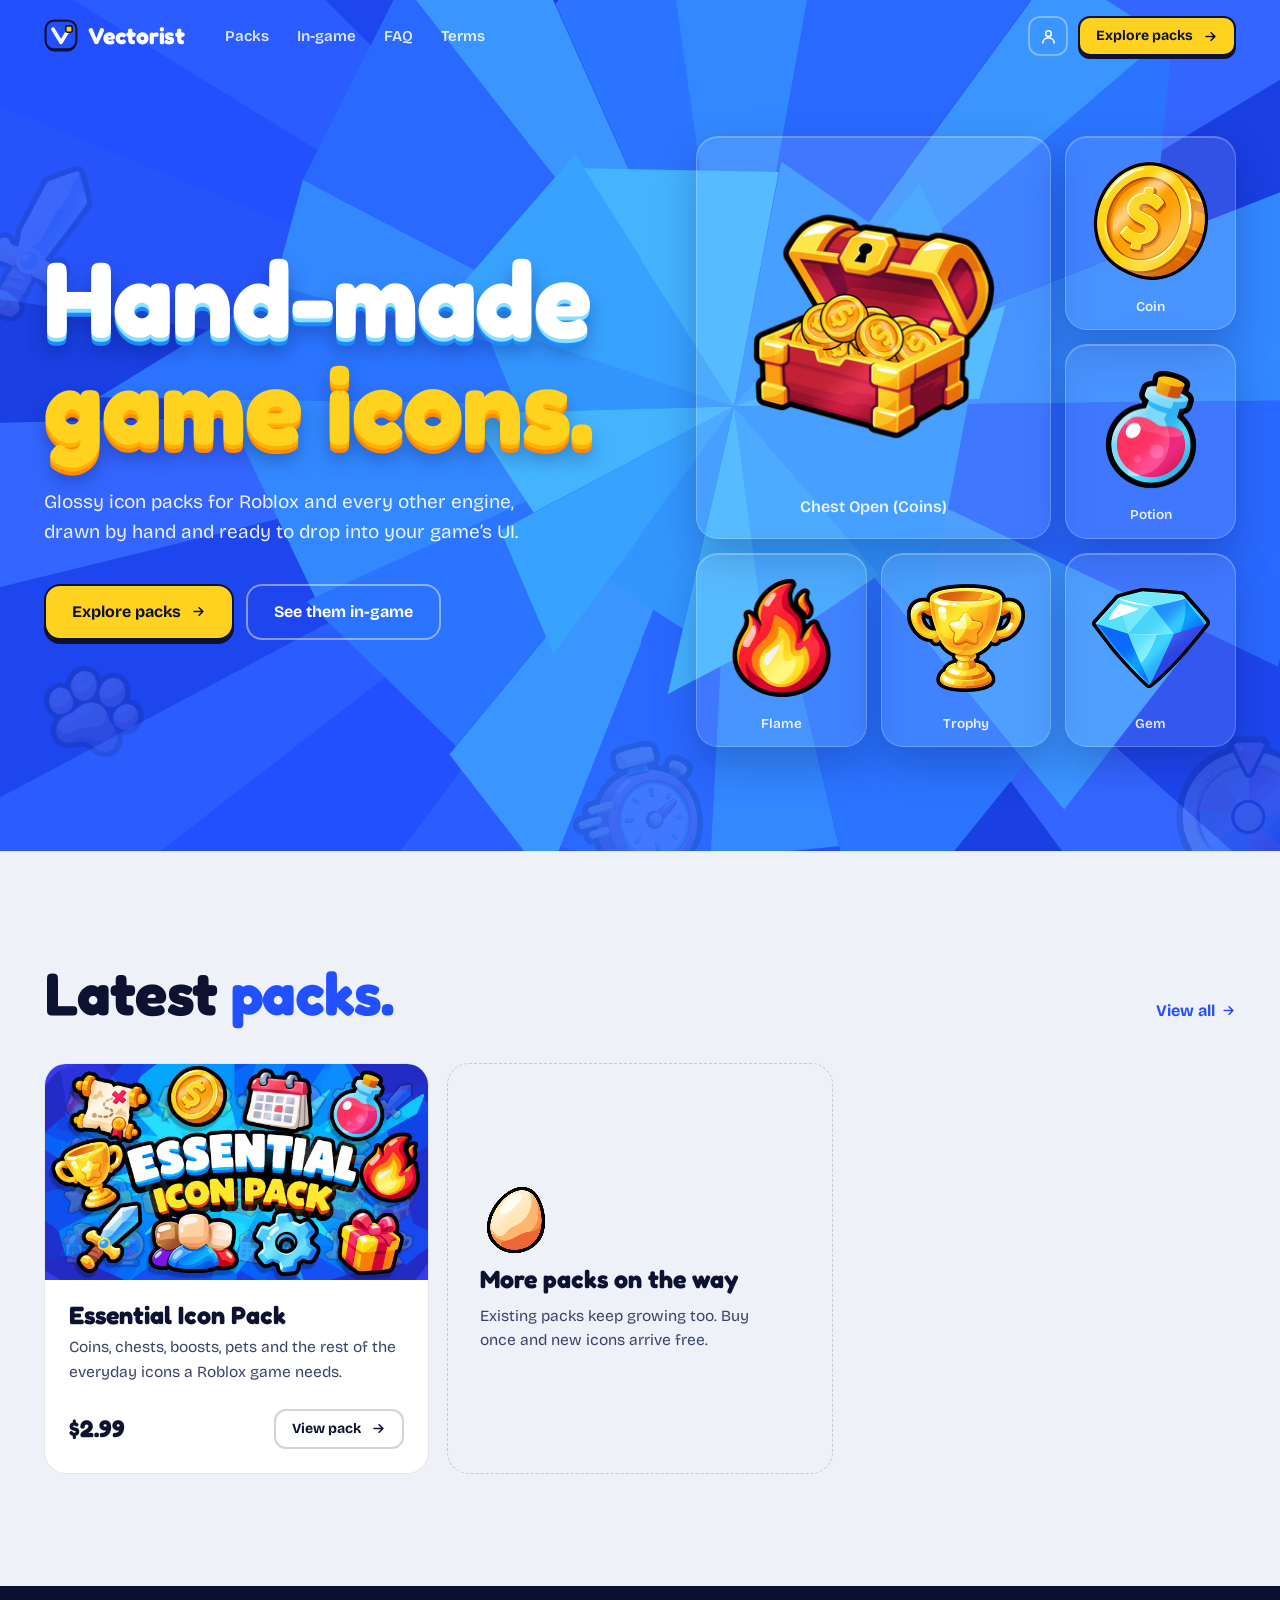
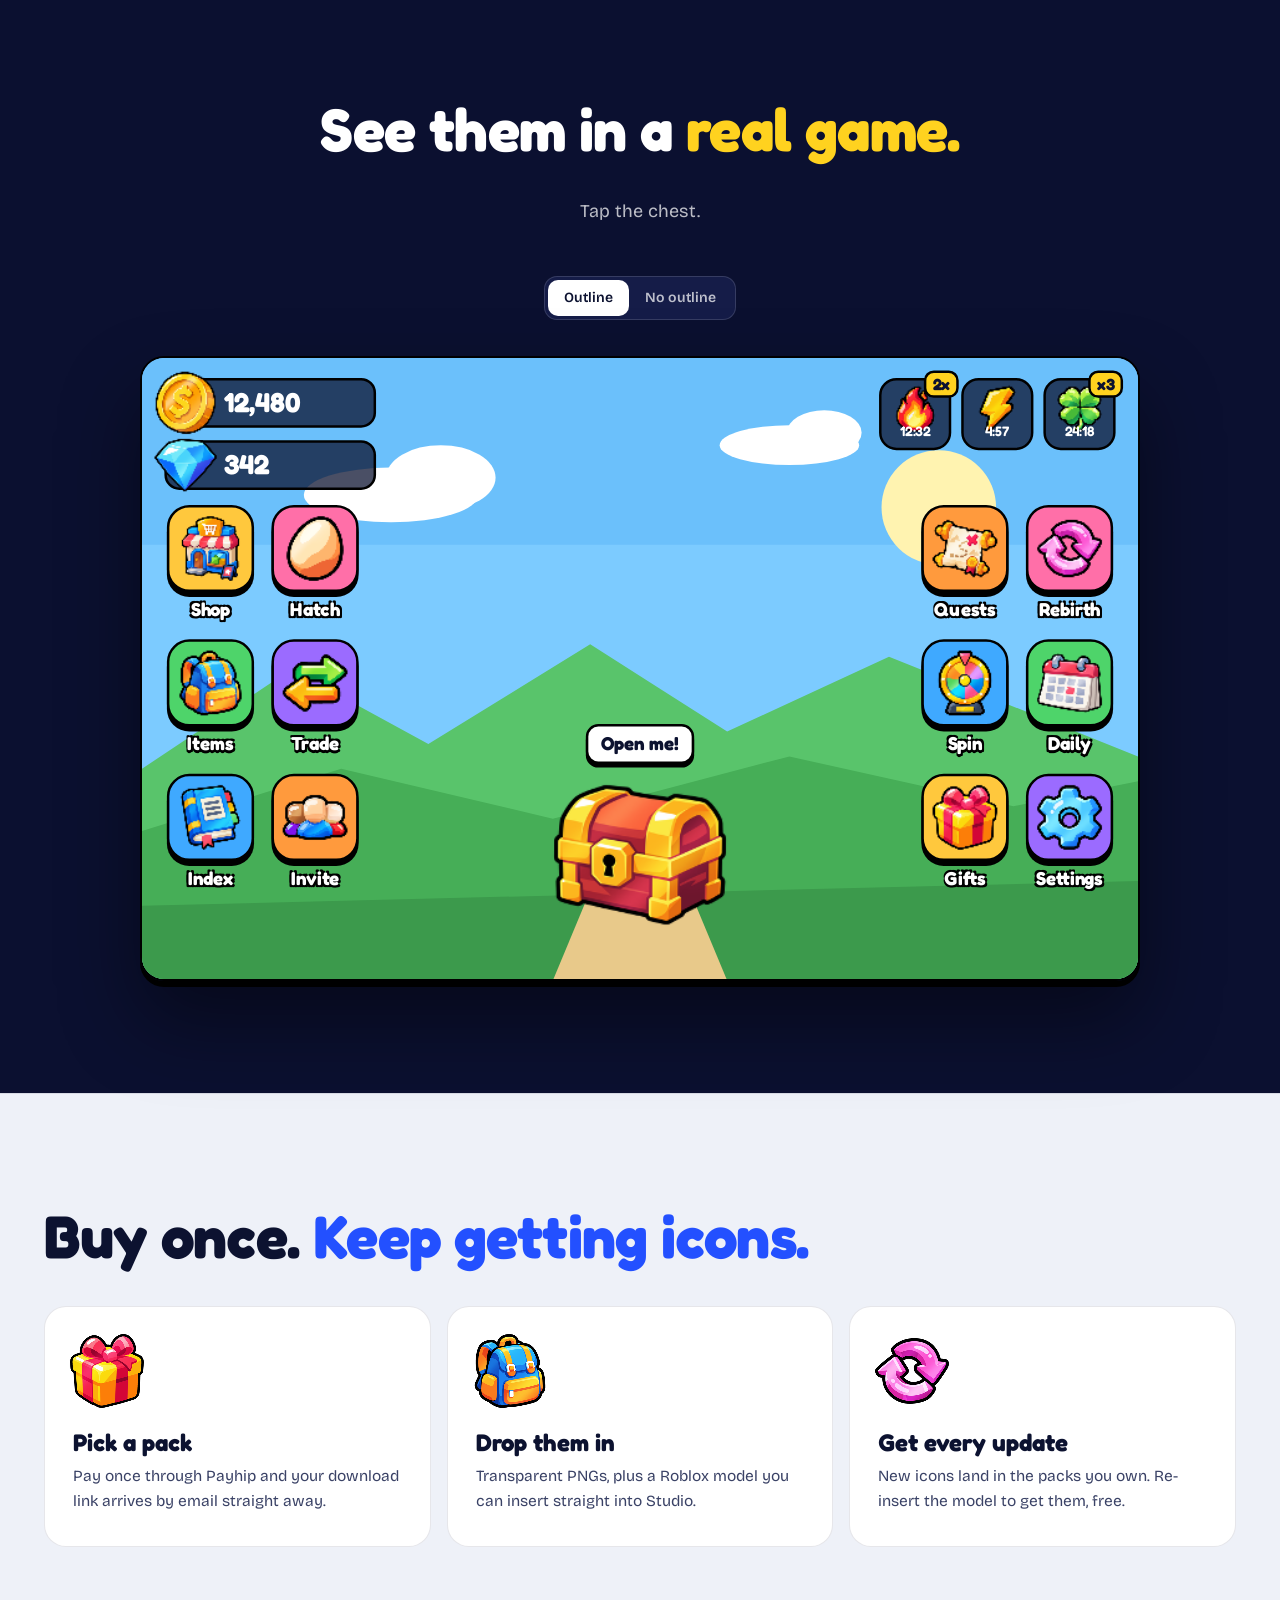
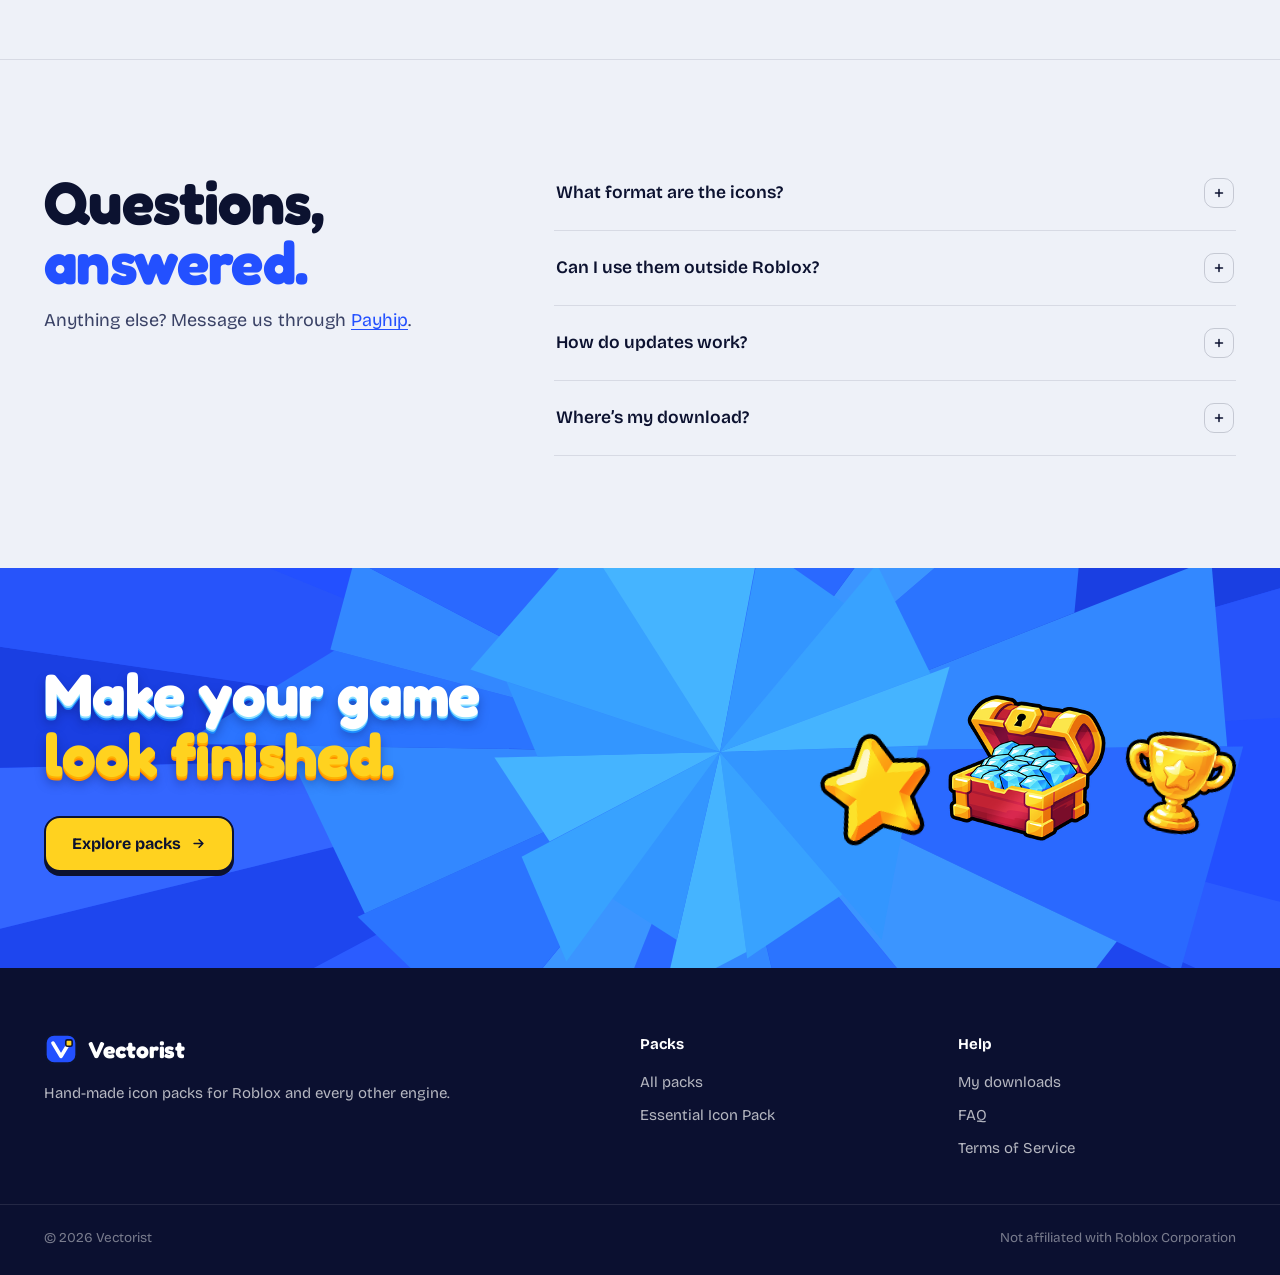
<file: index.html>
<!DOCTYPE html>
<html lang="en" data-style="outline">
<head>
<meta charset="utf-8">
<meta name="viewport" content="width=device-width, initial-scale=1">
<title>Vectorist | Hand-made game icons for Roblox</title>
<meta name="description" content="Hand-made, glossy icon packs for Roblox and every other game engine. Transparent PNG, outline and no-outline styles, free updates.">
<link rel="canonical" href="https://vectorist.co/">
<meta property="og:type" content="website">
<meta property="og:site_name" content="Vectorist">
<meta property="og:title" content="Vectorist | Hand-made game icons for Roblox">
<meta property="og:description" content="Hand-made, glossy icon packs for Roblox and every other game engine. Transparent PNG, outline and no-outline styles, free updates.">
<meta property="og:url" content="https://vectorist.co/">
<meta property="og:image" content="https://vectorist.co/assets/p/essential-cover.jpg">
<meta name="twitter:card" content="summary_large_image">
<meta name="theme-color" content="#2350FF">
<link rel="icon" href="assets/mark.svg" type="image/svg+xml">
<link rel="preload" href="assets/fonts/fredoka-latin-700-normal.woff2" as="font" type="font/woff2" crossorigin>
<link rel="preload" href="assets/fonts/bricolage-grotesque-latin-opsz-normal.woff2" as="font" type="font/woff2" crossorigin>
<link rel="stylesheet" href="css/site.css?v=909d4104">
<script>try{if(localStorage.getItem('vx.style')==='plain')document.documentElement.setAttribute('data-style','plain')}catch(e){}</script>
</head>
<body class="">
<header class="nav">
  <div class="wrap">
    <a class="logo" href="./"><img src="assets/mark.svg" alt="" width="34" height="34">Vectorist</a>
    <nav class="nav-links" aria-label="Main">
      <a href="packs/">Packs</a>
      <a href="./#in-game">In-game</a>
      <a href="./#faq">FAQ</a>
      <a href="terms/">Terms</a>
    </nav>
    <div class="nav-r">
      <a class="icon-btn dl" href="https://payhip.com/auth/login" title="My downloads" aria-label="My downloads"><svg width="17" height="17" viewBox="0 0 24 24" fill="none" stroke="currentColor" stroke-width="2.2" stroke-linecap="round"><circle cx="12" cy="8" r="4"/><path d="M4 21c0-4.4 3.6-7 8-7s8 2.6 8 7"/></svg></a>
      <a class="btn btn-y btn-sm" href="packs/">Explore packs <svg width="15" height="15" viewBox="0 0 24 24" fill="none" stroke="currentColor" stroke-width="2.6" stroke-linecap="round" stroke-linejoin="round"><path d="M5 12h14M13 6l6 6-6 6"/></svg></a>
      <button class="icon-btn burger" type="button" aria-label="Menu" aria-expanded="false" aria-controls="sheet"><svg width="18" height="18" viewBox="0 0 24 24" fill="none" stroke="currentColor" stroke-width="2.4" stroke-linecap="round"><path d="M4 7h16M4 12h16M4 17h16"/></svg></button>
    </div>
  </div>
</header>
<div class="sheet" id="sheet">
  <a href="packs/">Packs <svg width="15" height="15" viewBox="0 0 24 24" fill="none" stroke="currentColor" stroke-width="2.6" stroke-linecap="round" stroke-linejoin="round"><path d="M5 12h14M13 6l6 6-6 6"/></svg></a>
  <a href="./#in-game">In-game <svg width="15" height="15" viewBox="0 0 24 24" fill="none" stroke="currentColor" stroke-width="2.6" stroke-linecap="round" stroke-linejoin="round"><path d="M5 12h14M13 6l6 6-6 6"/></svg></a>
  <a href="./#faq">FAQ <svg width="15" height="15" viewBox="0 0 24 24" fill="none" stroke="currentColor" stroke-width="2.6" stroke-linecap="round" stroke-linejoin="round"><path d="M5 12h14M13 6l6 6-6 6"/></svg></a>
  <a href="terms/">Terms <svg width="15" height="15" viewBox="0 0 24 24" fill="none" stroke="currentColor" stroke-width="2.6" stroke-linecap="round" stroke-linejoin="round"><path d="M5 12h14M13 6l6 6-6 6"/></svg></a>
  <hr>
  <a href="https://payhip.com/auth/login">My downloads <svg width="17" height="17" viewBox="0 0 24 24" fill="none" stroke="currentColor" stroke-width="2.2" stroke-linecap="round"><circle cx="12" cy="8" r="4"/><path d="M4 21c0-4.4 3.6-7 8-7s8 2.6 8 7"/></svg></a>
</div>
<main>
<section class="hero" id="hero">
  <div class="hero-ghosts" aria-hidden="true"><div class="art" data-icon="sword" style="left:-3%;top:20%;width:150px;transform:rotate(-12deg)" aria-hidden="true"></div><div class="art" data-icon="paw-print" style="left:3%;bottom:10%;width:110px;transform:rotate(14deg)" aria-hidden="true"></div><div class="art" data-icon="timer" style="left:44%;bottom:-4%;width:150px" aria-hidden="true"></div><div class="art" data-icon="spin-wheel" style="right:-5%;bottom:-8%;width:190px" aria-hidden="true"></div></div>
  <div class="wrap hero-grid">
    <div>
      <h1 class="d d-xl"><span class="ex-w">Hand-made</span><span class="ex-y">game icons.</span></h1>
      <p class="hero-sub">Glossy icon packs for Roblox and every other engine, drawn by hand and ready to drop into your game&rsquo;s UI.</p>
      <div class="hero-cta">
        <a class="btn btn-y btn-lg" href="packs/">Explore packs <svg width="15" height="15" viewBox="0 0 24 24" fill="none" stroke="currentColor" stroke-width="2.6" stroke-linecap="round" stroke-linejoin="round"><path d="M5 12h14M13 6l6 6-6 6"/></svg></a>
        <a class="btn btn-ghost btn-lg" href="#in-game">See them in-game</a>
      </div>
    </div>
    <div class="board" aria-label="Icon previews">
        <div class="spec big"><div class="fl"><div class="art" data-icon="chest-open-coins"></div></div><span class="nm">Chest Open (Coins)</span></div>
        <div class="spec"><div class="fl"><div class="art" data-icon="coin"></div></div><span class="nm">Coin</span></div>
        <div class="spec"><div class="fl"><div class="art" data-icon="potion"></div></div><span class="nm">Potion</span></div>
        <div class="spec"><div class="fl"><div class="art" data-icon="flame"></div></div><span class="nm">Flame</span></div>
        <div class="spec"><div class="fl"><div class="art" data-icon="trophy"></div></div><span class="nm">Trophy</span></div>
        <div class="spec"><div class="fl"><div class="art" data-icon="gem"></div></div><span class="nm">Gem</span></div>
    </div>
  </div>
</section>

<section class="sec" id="packs">
  <div class="wrap">
    <div class="sec-h rv">
      <h2 class="d d-l ink">Latest <em>packs.</em></h2>
      <a class="link" href="packs/">View all <svg width="15" height="15" viewBox="0 0 24 24" fill="none" stroke="currentColor" stroke-width="2.6" stroke-linecap="round" stroke-linejoin="round"><path d="M5 12h14M13 6l6 6-6 6"/></svg></a>
    </div>
    <div class="packs rv">
      <a class="pack" href="packs/essential/">
        <div class="cv"><img src="assets/p/essential-cover.jpg" alt="Essential Icon Pack" width="1280" height="720" loading="lazy" draggable="false"></div>
        <div class="bd">
          <h3>Essential Icon Pack</h3>
          <p>Coins, chests, boosts, pets and the rest of the everyday icons a Roblox game needs.</p>
          <div class="row"><span class="pr">$2.99</span><span class="btn btn-line btn-sm">View pack <svg width="15" height="15" viewBox="0 0 24 24" fill="none" stroke="currentColor" stroke-width="2.6" stroke-linecap="round" stroke-linejoin="round"><path d="M5 12h14M13 6l6 6-6 6"/></svg></span></div>
        </div>
      </a>
      <div class="pack soon">
        <div class="art" data-icon="egg" aria-hidden="true"></div>
        <h3>More packs on the way</h3>
        <p>Existing packs keep growing too. Buy once and new icons arrive free.</p>
      </div>
    </div>
  </div>
</section>

<section class="sec night" id="in-game">
  <div class="wrap">
    <div class="sec-h c rv">
      <h2 class="d d-l ink">See them in a <em>real game.</em></h2>
      <p class="lede">Tap the chest.</p>
      <div class="seg" role="group" aria-label="Icon style">
        <button type="button" data-set-style="outline" aria-pressed="true">Outline</button>
        <button type="button" data-set-style="plain" aria-pressed="false">No outline</button>
      </div>
    </div>
    <div class="hud-frame rv">
      <div class="hud">
        <svg class="hud-scene" viewBox="0 0 800 500" preserveAspectRatio="none" aria-hidden="true">
          <rect width="800" height="500" fill="#7CCBFF"/>
          <rect width="800" height="150" fill="#6BC0FB"/>
          <circle cx="640" cy="120" r="46" fill="#FFF3B0"/>
          <g fill="#fff"><ellipse cx="200" cy="110" rx="70" ry="22"/><ellipse cx="240" cy="96" rx="44" ry="26"/><ellipse cx="520" cy="70" rx="56" ry="16"/><ellipse cx="548" cy="60" rx="30" ry="18"/></g>
          <path d="M0 330 L120 250 L230 310 L360 230 L470 300 L600 240 L800 320 L800 500 L0 500Z" fill="#59C46B"/>
          <path d="M0 380 L160 330 L330 370 L520 320 L700 360 L800 340 L800 500 L0 500Z" fill="#46AE57"/>
          <path d="M0 440 L800 420 L800 500 L0 500Z" fill="#3C9A4C"/>
          <path d="M330 500 L380 380 L420 380 L470 500Z" fill="#E8C98A"/>
        </svg>
        <div class="hud-cur">
          <div class="pill"><div class="art" data-icon="coin" aria-hidden="true"></div><span data-count="coin">12,480</span></div>
          <div class="pill"><div class="art" data-icon="gem" aria-hidden="true"></div><span>342</span></div>
        </div>
        <div class="hud-boost">
          <div class="boost"><div class="art" data-icon="flame" aria-hidden="true"></div><i>2x</i><b data-timer="754">12:34</b></div>
          <div class="boost"><div class="art" data-icon="lightning-bolt" aria-hidden="true"></div><b data-timer="299">4:59</b></div>
          <div class="boost"><div class="art" data-icon="luck-clover" aria-hidden="true"></div><i>x3</i><b data-timer="1460">24:20</b></div>
        </div>
        <div class="hud-col l">
          <button class="gb" type="button" tabindex="-1"><span class="k c-y"><div class="art" data-icon="shop" aria-hidden="true"></div></span><span>Shop</span></button>
          <button class="gb" type="button" tabindex="-1"><span class="k c-p"><div class="art" data-icon="egg" aria-hidden="true"></div></span><span>Hatch</span></button>
          <button class="gb" type="button" tabindex="-1"><span class="k c-g"><div class="art" data-icon="backpack" aria-hidden="true"></div></span><span>Items</span></button>
          <button class="gb" type="button" tabindex="-1"><span class="k c-v"><div class="art" data-icon="trade" aria-hidden="true"></div></span><span>Trade</span></button>
          <button class="gb" type="button" tabindex="-1"><span class="k c-b"><div class="art" data-icon="index" aria-hidden="true"></div></span><span>Index</span></button>
          <button class="gb" type="button" tabindex="-1"><span class="k c-o"><div class="art" data-icon="friends" aria-hidden="true"></div></span><span>Invite</span></button>
        </div>
        <div class="hud-col r">
          <button class="gb" type="button" tabindex="-1"><span class="k c-o"><div class="art" data-icon="quest-scroll" aria-hidden="true"></div></span><span>Quests</span></button>
          <button class="gb spin" type="button" data-spin="rebirth" tabindex="-1"><span class="k c-p"><div class="art" data-icon="rebirth" aria-hidden="true"></div></span><span>Rebirth</span></button>
          <button class="gb spin" type="button" data-spin="wheel" tabindex="-1"><span class="k c-b"><div class="art" data-icon="spin-wheel" aria-hidden="true"></div></span><span>Spin</span></button>
          <button class="gb" type="button" tabindex="-1"><span class="k c-g"><div class="art" data-icon="calendar" aria-hidden="true"></div></span><span>Daily</span></button>
          <button class="gb" type="button" tabindex="-1"><span class="k c-y"><div class="art" data-icon="present" aria-hidden="true"></div></span><span>Gifts</span></button>
          <button class="gb spin" type="button" data-spin="cog" tabindex="-1"><span class="k c-v"><div class="art" data-icon="settings" aria-hidden="true"></div></span><span>Settings</span></button>
        </div>
        <button class="hud-chest" type="button" aria-label="Open the chest"><span class="tip">Open me!</span><div class="art" data-icon="chest-closed" aria-hidden="true"></div></button>
        <div class="hud-toast d ex-y" aria-hidden="true">+250</div>
      </div>
    </div>
  </div>
</section>

<section class="sec" id="how">
  <div class="wrap">
    <div class="sec-h rv"><h2 class="d d-l ink">Buy once. <em>Keep getting icons.</em></h2></div>
    <div class="steps rv">
      <div class="step"><div class="art" data-icon="present" aria-hidden="true"></div><h3>Pick a pack</h3><p>Pay once through Payhip and your download link arrives by email straight away.</p></div>
      <div class="step"><div class="art" data-icon="backpack" aria-hidden="true"></div><h3>Drop them in</h3><p>Transparent PNGs, plus a Roblox model you can insert straight into Studio.</p></div>
      <div class="step"><div class="art" data-icon="rebirth" aria-hidden="true"></div><h3>Get every update</h3><p>New icons land in the packs you own. Re-insert the model to get them, free.</p></div>
    </div>
  </div>
</section>

<section class="sec" id="faq">
  <div class="wrap faq-l">
    <div class="sec-h rv"><div><h2 class="d d-l ink">Questions, <em>answered.</em></h2><p class="lede">Anything else? Message us through <a href="https://payhip.com/b/97roH">Payhip</a>.</p></div></div>
    <div class="faq rv">
        <details><summary>What format are the icons?<span class="pm"><svg width="12" height="12" viewBox="0 0 24 24" fill="none" stroke="currentColor" stroke-width="3" stroke-linecap="round"><path d="M12 5v14M5 12h14"/></svg></span></summary><p>Transparent PNGs at a high resolution, so they scale down cleanly to any button or HUD size. Each icon comes with an outline and a no-outline version.</p></details>
        <details><summary>Can I use them outside Roblox?<span class="pm"><svg width="12" height="12" viewBox="0 0 24 24" fill="none" stroke="currentColor" stroke-width="3" stroke-linecap="round"><path d="M12 5v14M5 12h14"/></svg></span></summary><p>Yes. They work in Unity, Godot, Unreal, GameMaker or a web game. Use them in your own games on any platform.</p></details>
        <details><summary>How do updates work?<span class="pm"><svg width="12" height="12" viewBox="0 0 24 24" fill="none" stroke="currentColor" stroke-width="3" stroke-linecap="round"><path d="M12 5v14M5 12h14"/></svg></span></summary><p>Buy a pack once and every update to it is included. Re-insert the model from your Roblox inventory to get the latest version, or download the files again from your Payhip account.</p></details>
        <details><summary>Where&rsquo;s my download?<span class="pm"><svg width="12" height="12" viewBox="0 0 24 24" fill="none" stroke="currentColor" stroke-width="3" stroke-linecap="round"><path d="M12 5v14M5 12h14"/></svg></span></summary><p>Payhip emails your download link straight after checkout. You can also <a href="https://payhip.com/auth/login">sign in to Payhip</a> with the same email to download it again.</p></details>
    </div>
  </div>
</section>

<section class="final">
  <div class="wrap">
    <div>
      <h2 class="d d-l"><span class="ex-w">Make your game</span><br><span class="ex-y">look finished.</span></h2>
      <a class="btn btn-y btn-lg" href="packs/">Explore packs <svg width="15" height="15" viewBox="0 0 24 24" fill="none" stroke="currentColor" stroke-width="2.6" stroke-linecap="round" stroke-linejoin="round"><path d="M5 12h14M13 6l6 6-6 6"/></svg></a>
    </div>
    <div class="final-art" aria-hidden="true"><div class="art" data-icon="star" aria-hidden="true"></div><div class="art" data-icon="chest-open-gems" aria-hidden="true"></div><div class="art" data-icon="trophy" aria-hidden="true"></div></div>
  </div>
</section>

</main>
<footer class="foot">
  <div class="wrap">
    <div class="brand">
      <a class="logo" href="./"><img src="assets/mark.svg" alt="" width="34" height="34">Vectorist</a>
      <p>Hand-made icon packs for Roblox and every other engine.</p>
    </div>
    <div>
      <h4>Packs</h4>
      <ul>
        <li><a href="packs/">All packs</a></li>
        <li><a href="packs/essential/">Essential Icon Pack</a></li>
      </ul>
    </div>
    <div>
      <h4>Help</h4>
      <ul>
        <li><a href="https://payhip.com/auth/login">My downloads</a></li>
        <li><a href="./#faq">FAQ</a></li>
        <li><a href="terms/">Terms of Service</a></li>
      </ul>
    </div>
  </div>
  <div class="foot-b"><div class="wrap"><span>&copy; 2026 Vectorist</span><span>Not affiliated with Roblox Corporation</span></div></div>
</footer>
<script src="js/catalog.js?v=909d4104"></script>
<script src="js/site.js?v=909d4104"></script>
</body>
</html>
</file>
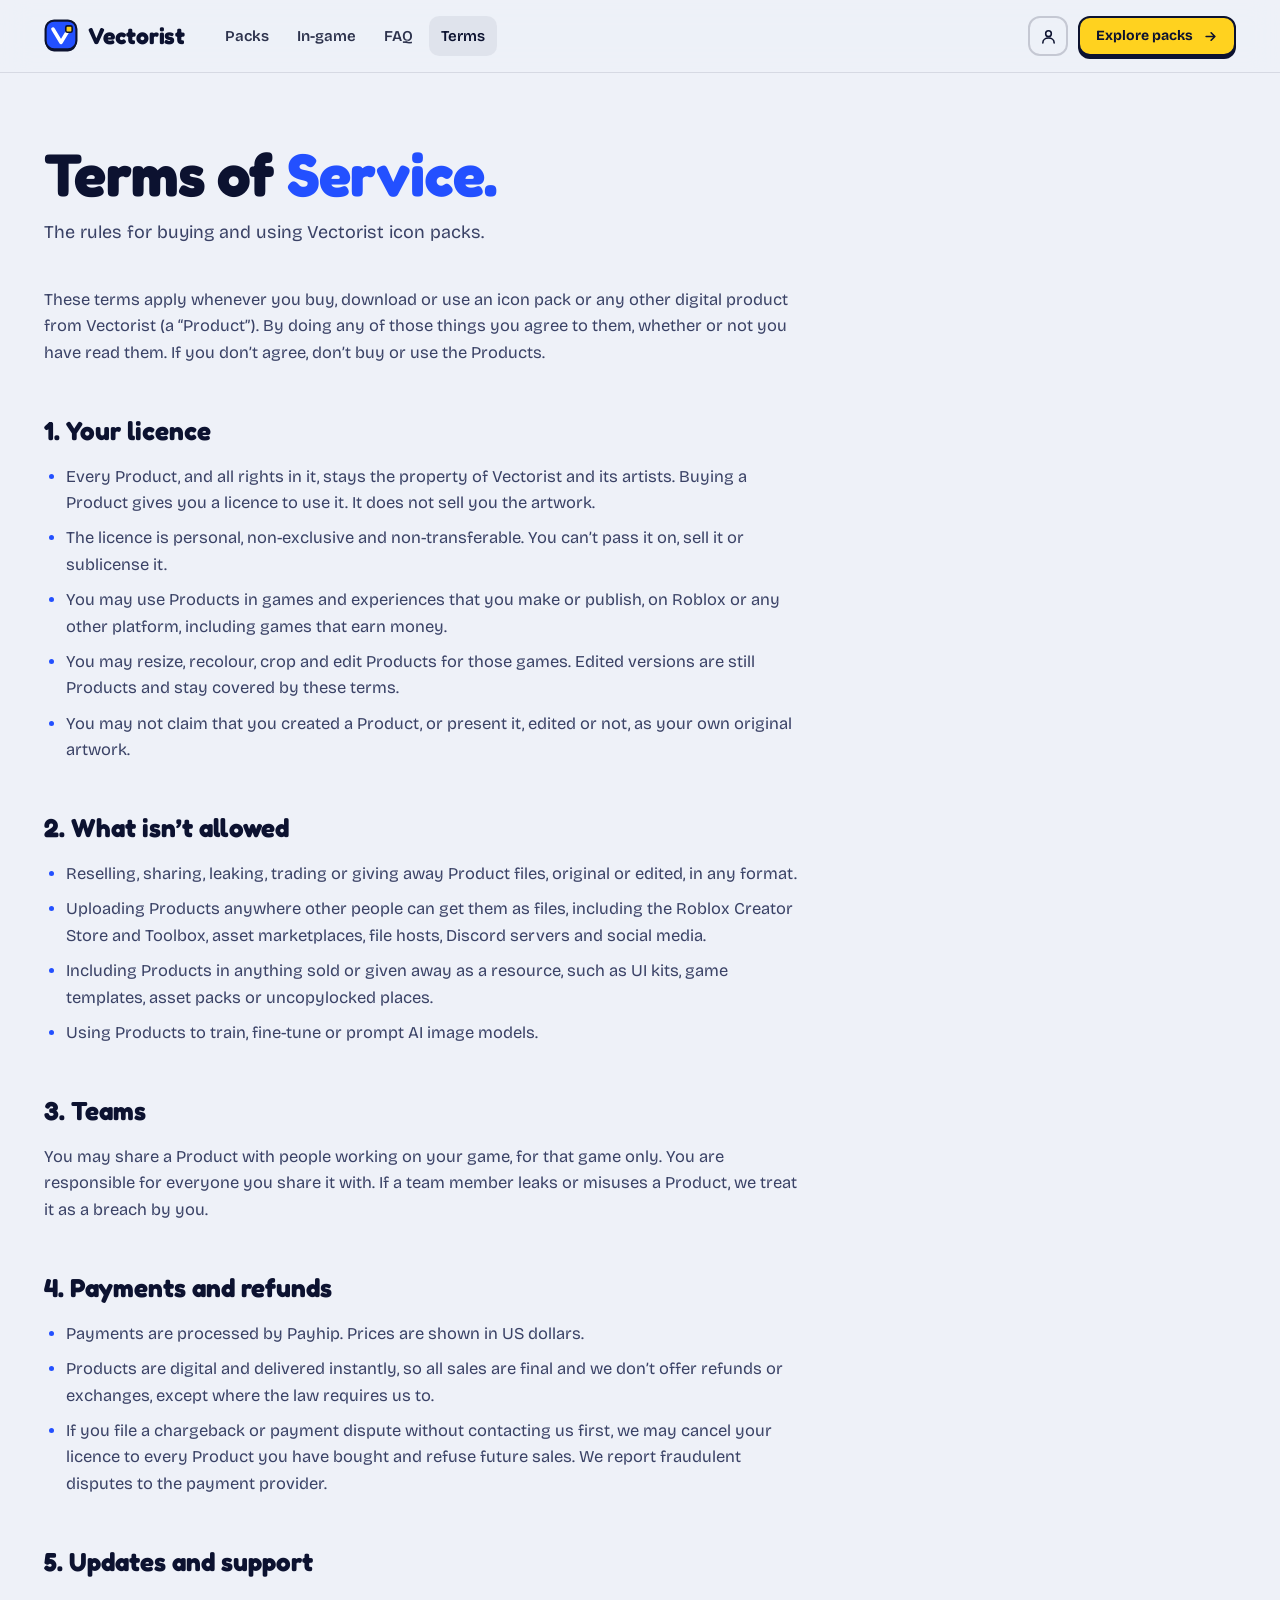
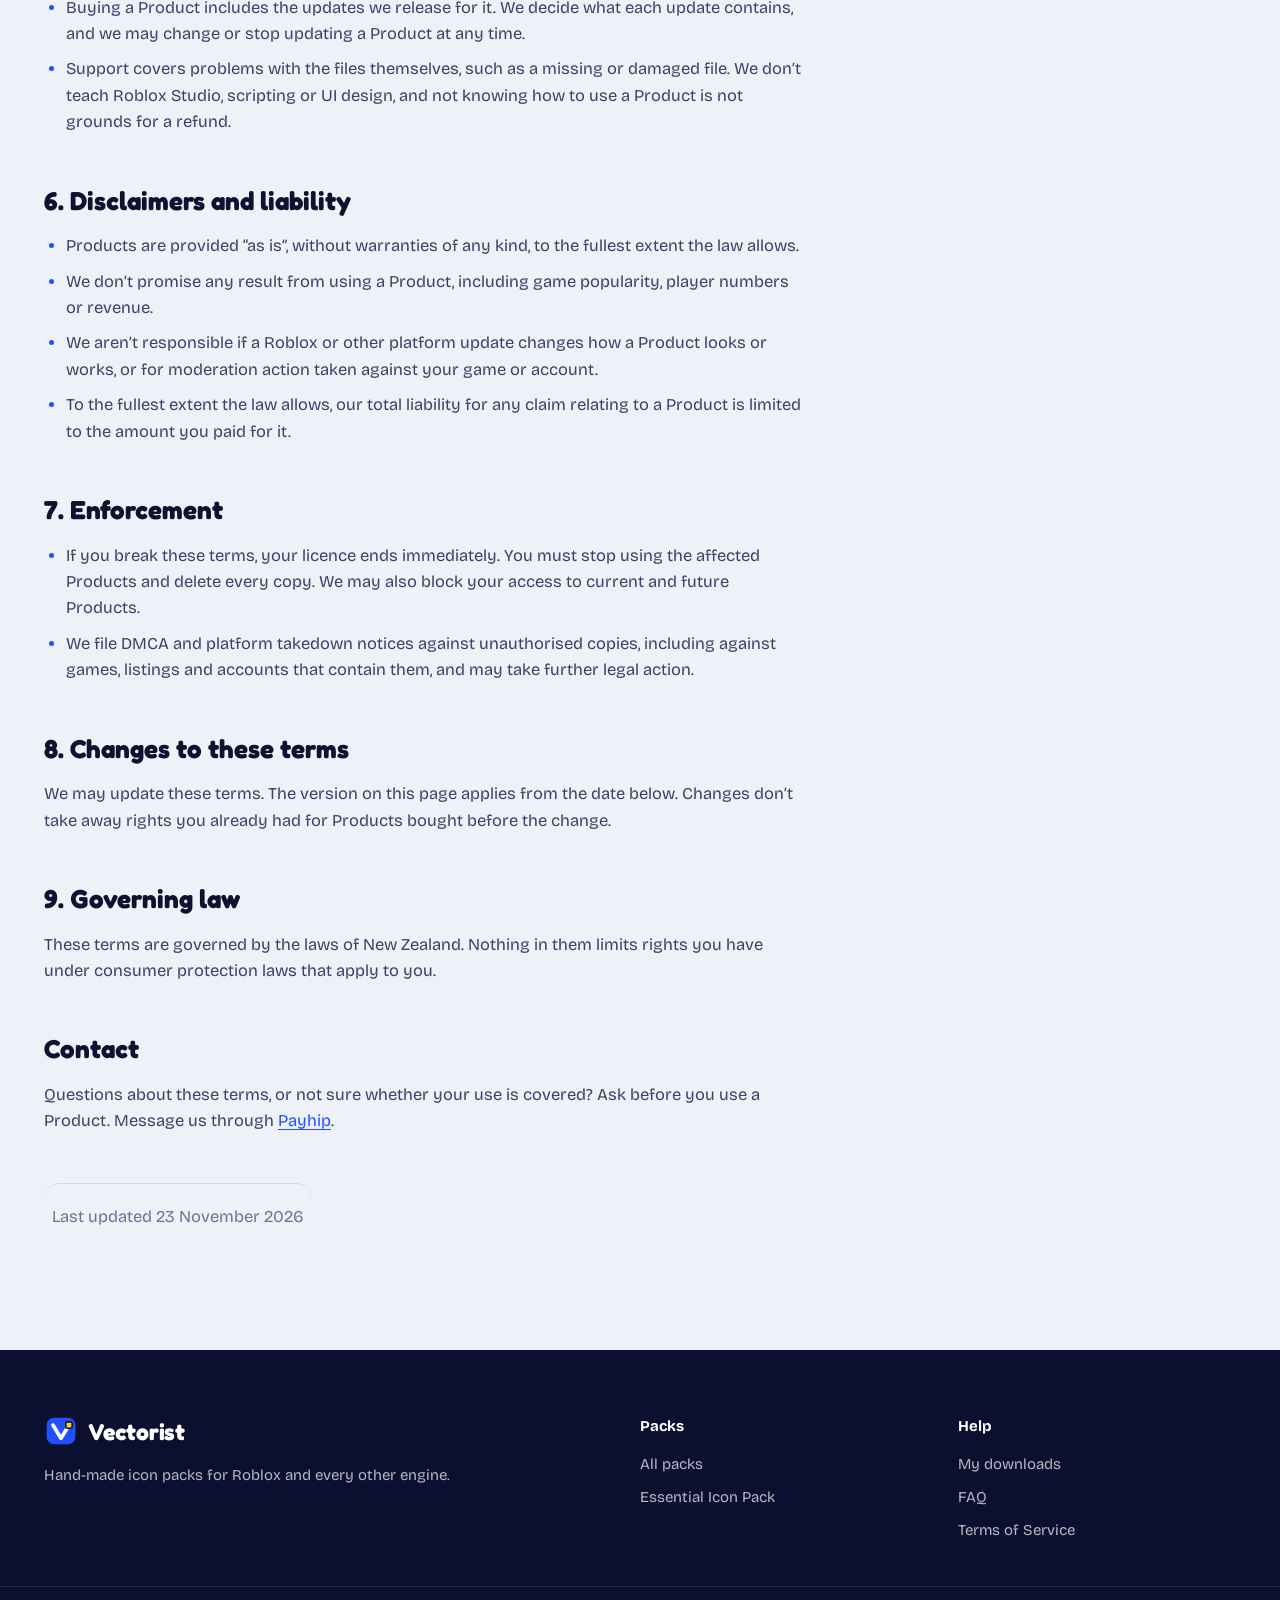
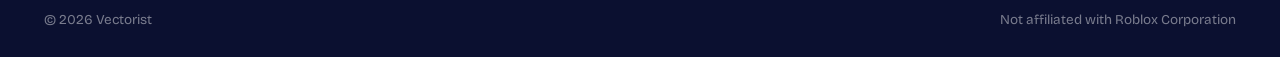
<file: licence/index.html>
<!DOCTYPE html>
<html lang="en"><head><meta charset="utf-8"><title>Terms of Service | Vectorist</title>
<link rel="canonical" href="https://vectorist.co/terms/"><meta name="robots" content="noindex">
<meta http-equiv="refresh" content="0; url=../terms/"></head>
<body><a href="../terms/">Terms of Service</a></body></html>
</file>
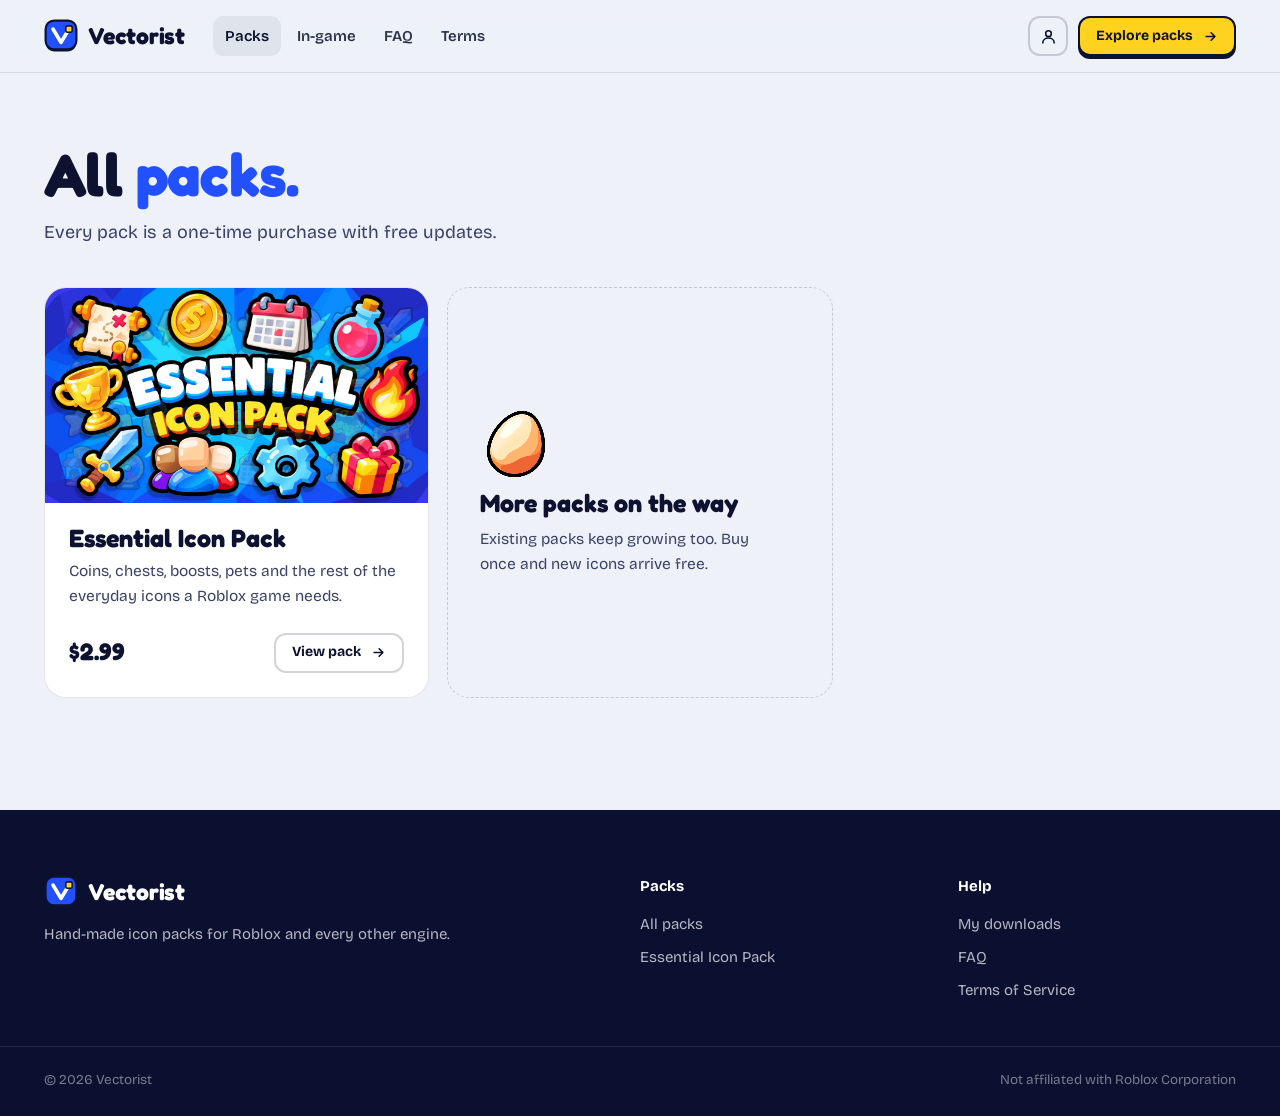
<file: packs/index.html>
<!DOCTYPE html>
<html lang="en" data-style="outline">
<head>
<meta charset="utf-8">
<meta name="viewport" content="width=device-width, initial-scale=1">
<title>Packs | Vectorist</title>
<meta name="description" content="Hand-made icon packs for Roblox and any game engine. One-time purchase, free updates.">
<link rel="canonical" href="https://vectorist.co/packs/">
<meta property="og:type" content="website">
<meta property="og:site_name" content="Vectorist">
<meta property="og:title" content="Packs | Vectorist">
<meta property="og:description" content="Hand-made icon packs for Roblox and any game engine. One-time purchase, free updates.">
<meta property="og:url" content="https://vectorist.co/packs/">
<meta property="og:image" content="https://vectorist.co/assets/p/essential-cover.jpg">
<meta name="twitter:card" content="summary_large_image">
<meta name="theme-color" content="#2350FF">
<link rel="icon" href="../assets/mark.svg" type="image/svg+xml">
<link rel="preload" href="../assets/fonts/fredoka-latin-700-normal.woff2" as="font" type="font/woff2" crossorigin>
<link rel="preload" href="../assets/fonts/bricolage-grotesque-latin-opsz-normal.woff2" as="font" type="font/woff2" crossorigin>
<link rel="stylesheet" href="../css/site.css?v=909d4104">
<script>try{if(localStorage.getItem('vx.style')==='plain')document.documentElement.setAttribute('data-style','plain')}catch(e){}</script>
</head>
<body class="page-plain">
<header class="nav">
  <div class="wrap">
    <a class="logo" href="../"><img src="../assets/mark.svg" alt="" width="34" height="34">Vectorist</a>
    <nav class="nav-links" aria-label="Main">
      <a href="../packs/" aria-current="page">Packs</a>
      <a href="../#in-game">In-game</a>
      <a href="../#faq">FAQ</a>
      <a href="../terms/">Terms</a>
    </nav>
    <div class="nav-r">
      <a class="icon-btn dl" href="https://payhip.com/auth/login" title="My downloads" aria-label="My downloads"><svg width="17" height="17" viewBox="0 0 24 24" fill="none" stroke="currentColor" stroke-width="2.2" stroke-linecap="round"><circle cx="12" cy="8" r="4"/><path d="M4 21c0-4.4 3.6-7 8-7s8 2.6 8 7"/></svg></a>
      <a class="btn btn-y btn-sm" href="../packs/">Explore packs <svg width="15" height="15" viewBox="0 0 24 24" fill="none" stroke="currentColor" stroke-width="2.6" stroke-linecap="round" stroke-linejoin="round"><path d="M5 12h14M13 6l6 6-6 6"/></svg></a>
      <button class="icon-btn burger" type="button" aria-label="Menu" aria-expanded="false" aria-controls="sheet"><svg width="18" height="18" viewBox="0 0 24 24" fill="none" stroke="currentColor" stroke-width="2.4" stroke-linecap="round"><path d="M4 7h16M4 12h16M4 17h16"/></svg></button>
    </div>
  </div>
</header>
<div class="sheet" id="sheet">
  <a href="../packs/">Packs <svg width="15" height="15" viewBox="0 0 24 24" fill="none" stroke="currentColor" stroke-width="2.6" stroke-linecap="round" stroke-linejoin="round"><path d="M5 12h14M13 6l6 6-6 6"/></svg></a>
  <a href="../#in-game">In-game <svg width="15" height="15" viewBox="0 0 24 24" fill="none" stroke="currentColor" stroke-width="2.6" stroke-linecap="round" stroke-linejoin="round"><path d="M5 12h14M13 6l6 6-6 6"/></svg></a>
  <a href="../#faq">FAQ <svg width="15" height="15" viewBox="0 0 24 24" fill="none" stroke="currentColor" stroke-width="2.6" stroke-linecap="round" stroke-linejoin="round"><path d="M5 12h14M13 6l6 6-6 6"/></svg></a>
  <a href="../terms/">Terms <svg width="15" height="15" viewBox="0 0 24 24" fill="none" stroke="currentColor" stroke-width="2.6" stroke-linecap="round" stroke-linejoin="round"><path d="M5 12h14M13 6l6 6-6 6"/></svg></a>
  <hr>
  <a href="https://payhip.com/auth/login">My downloads <svg width="17" height="17" viewBox="0 0 24 24" fill="none" stroke="currentColor" stroke-width="2.2" stroke-linecap="round"><circle cx="12" cy="8" r="4"/><path d="M4 21c0-4.4 3.6-7 8-7s8 2.6 8 7"/></svg></a>
</div>
<main>
<section class="ph">
  <div class="wrap">
    <h1 class="d d-l ink">All <em>packs.</em></h1>
    <p class="lede">Every pack is a one-time purchase with free updates.</p>
  </div>
</section>
<section style="padding-bottom:112px">
  <div class="wrap">
    <div class="packs rv">
      <a class="pack" href="../packs/essential/">
        <div class="cv"><img src="../assets/p/essential-cover.jpg" alt="Essential Icon Pack" width="1280" height="720" loading="lazy" draggable="false"></div>
        <div class="bd">
          <h3>Essential Icon Pack</h3>
          <p>Coins, chests, boosts, pets and the rest of the everyday icons a Roblox game needs.</p>
          <div class="row"><span class="pr">$2.99</span><span class="btn btn-line btn-sm">View pack <svg width="15" height="15" viewBox="0 0 24 24" fill="none" stroke="currentColor" stroke-width="2.6" stroke-linecap="round" stroke-linejoin="round"><path d="M5 12h14M13 6l6 6-6 6"/></svg></span></div>
        </div>
      </a>
      <div class="pack soon">
        <div class="art" data-icon="egg" aria-hidden="true"></div>
        <h3>More packs on the way</h3>
        <p>Existing packs keep growing too. Buy once and new icons arrive free.</p>
      </div>
    </div>
  </div>
</section>
</main>
<footer class="foot">
  <div class="wrap">
    <div class="brand">
      <a class="logo" href="../"><img src="../assets/mark.svg" alt="" width="34" height="34">Vectorist</a>
      <p>Hand-made icon packs for Roblox and every other engine.</p>
    </div>
    <div>
      <h4>Packs</h4>
      <ul>
        <li><a href="../packs/">All packs</a></li>
        <li><a href="../packs/essential/">Essential Icon Pack</a></li>
      </ul>
    </div>
    <div>
      <h4>Help</h4>
      <ul>
        <li><a href="https://payhip.com/auth/login">My downloads</a></li>
        <li><a href="../#faq">FAQ</a></li>
        <li><a href="../terms/">Terms of Service</a></li>
      </ul>
    </div>
  </div>
  <div class="foot-b"><div class="wrap"><span>&copy; 2026 Vectorist</span><span>Not affiliated with Roblox Corporation</span></div></div>
</footer>
<script src="../js/catalog.js?v=909d4104"></script>
<script src="../js/site.js?v=909d4104"></script>
</body>
</html>
</file>
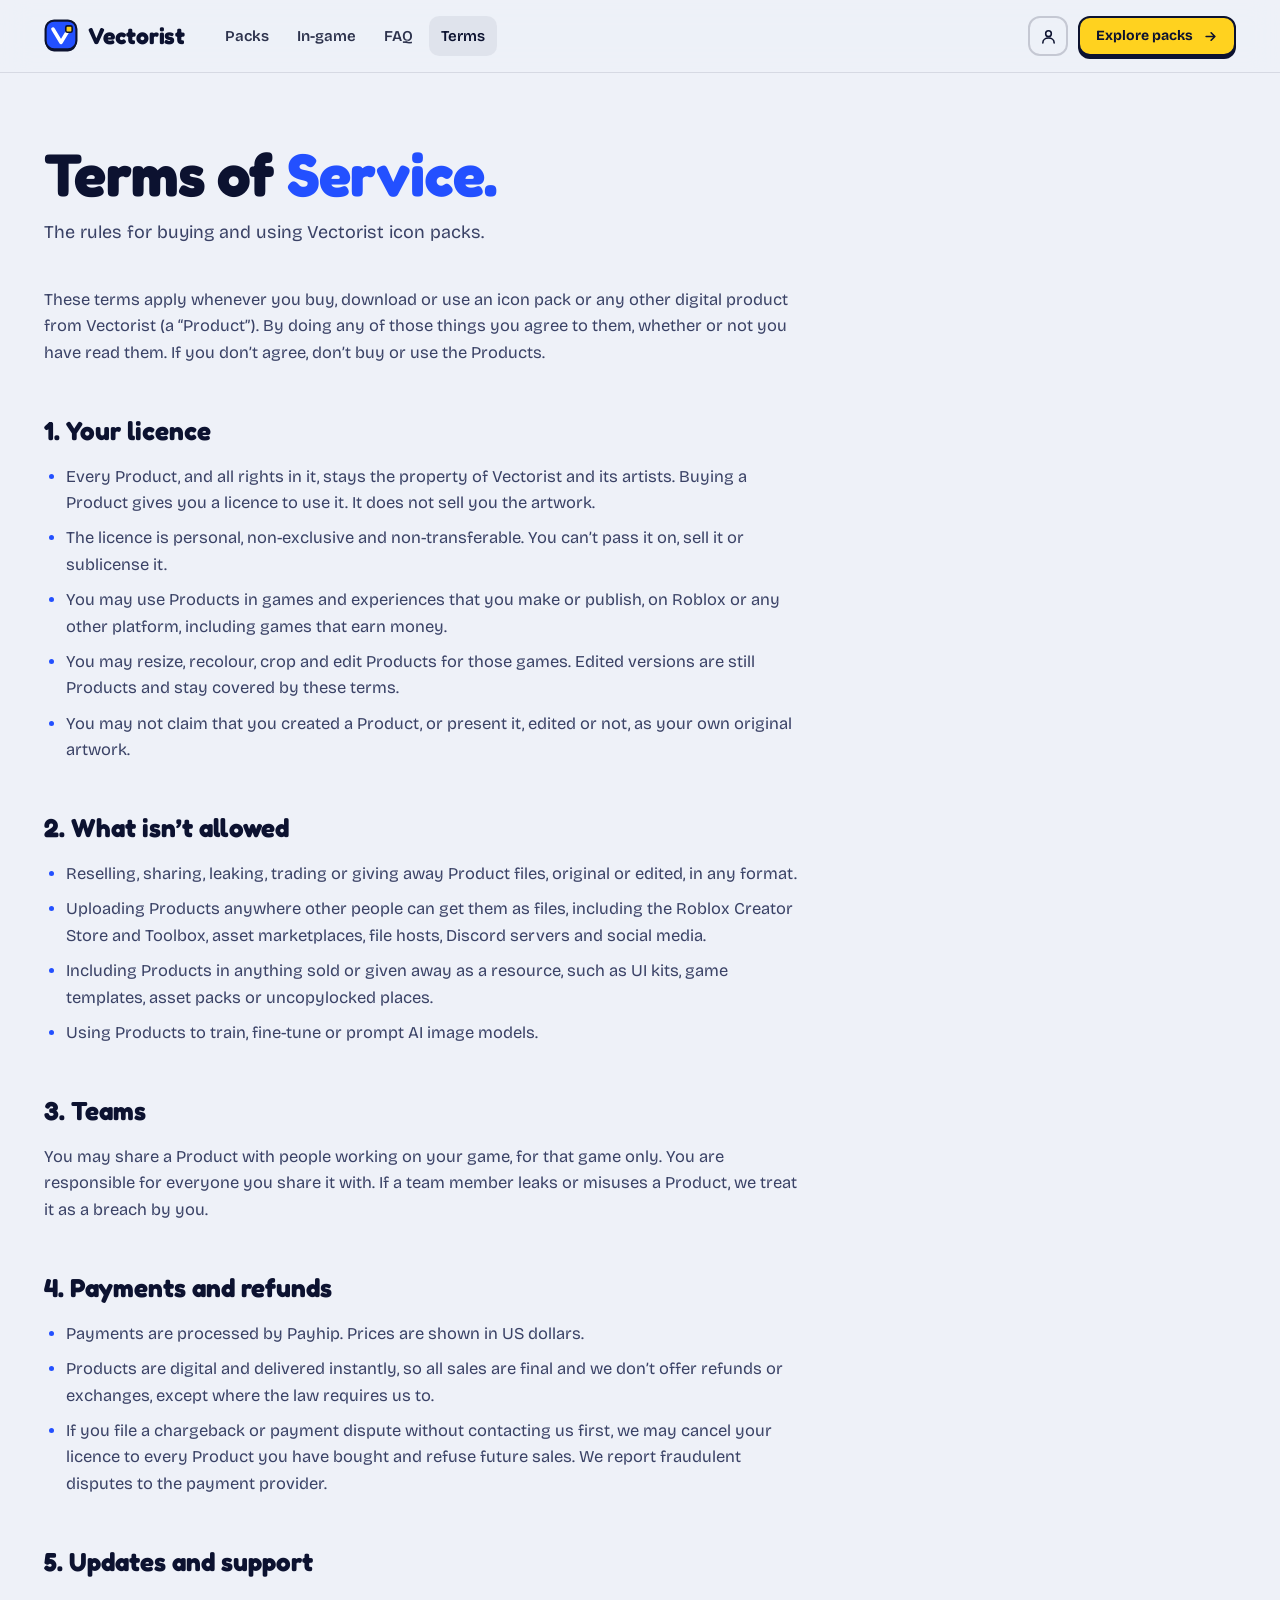
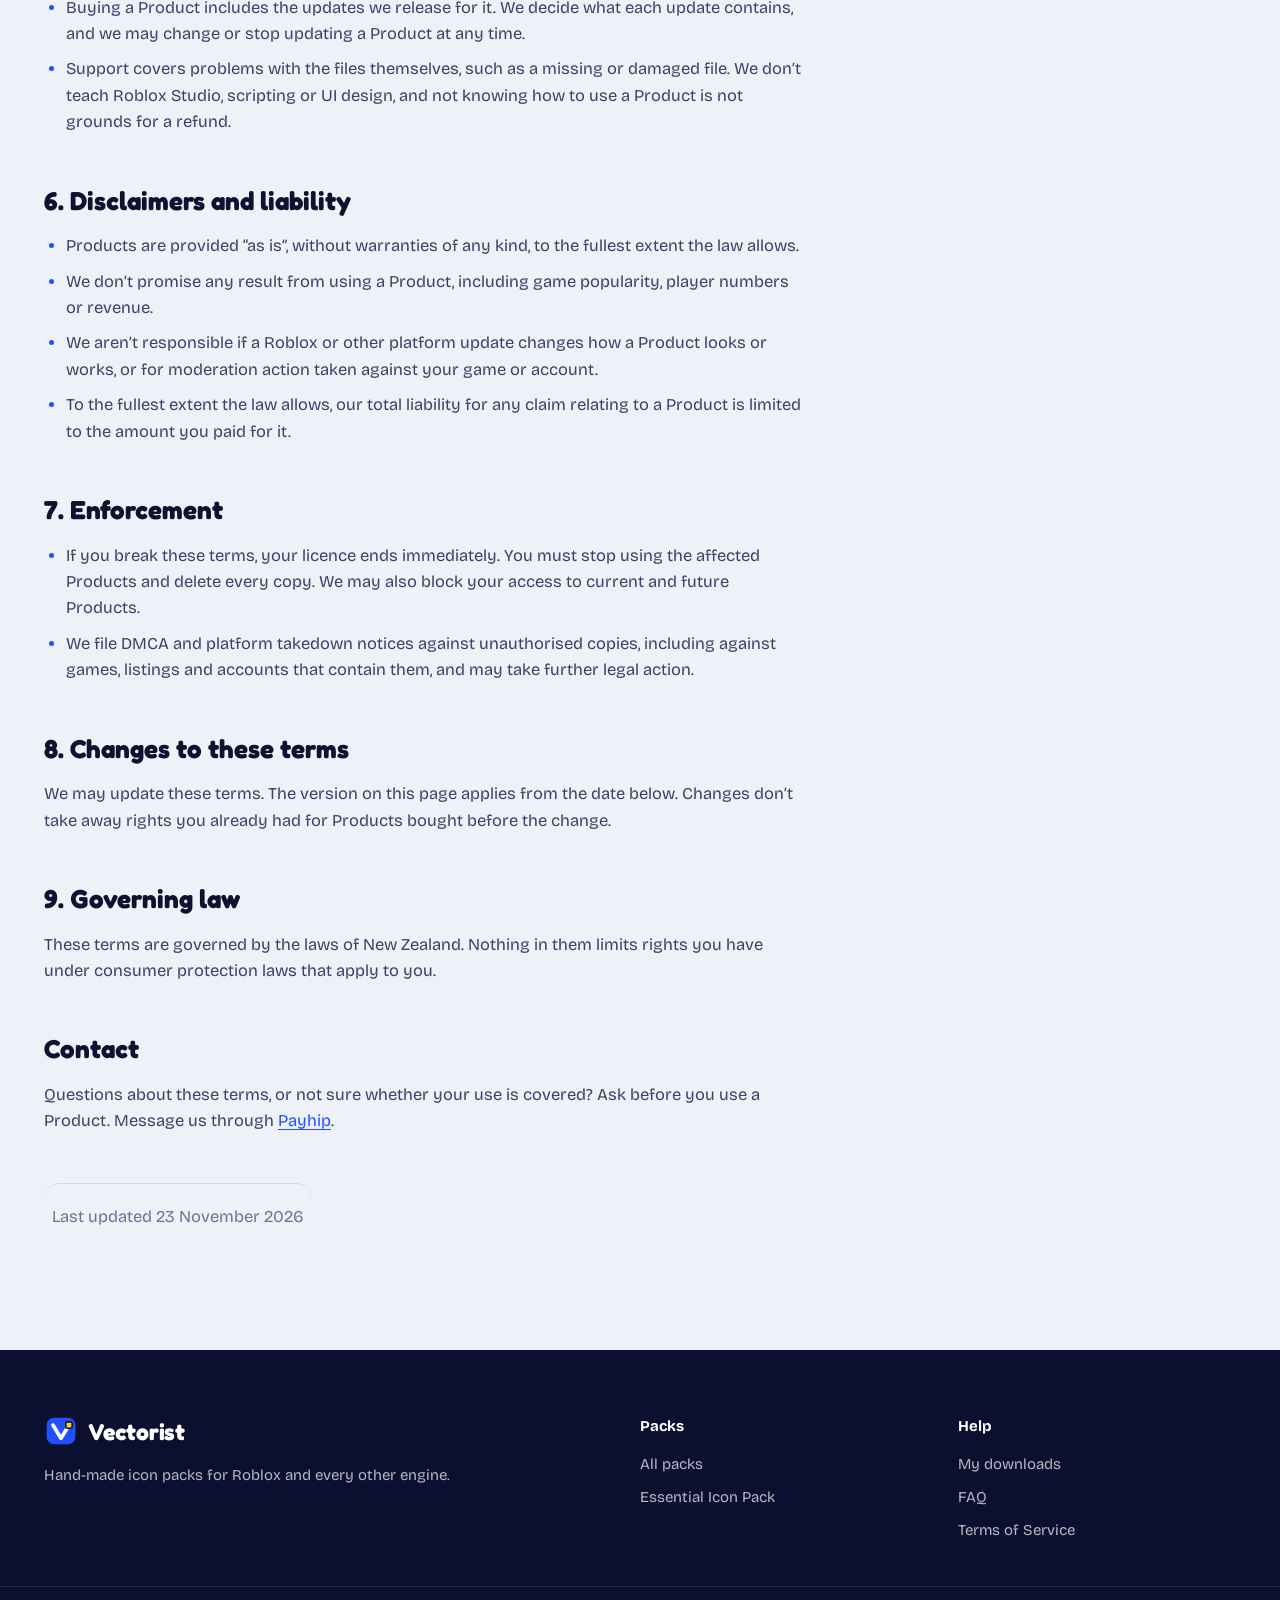
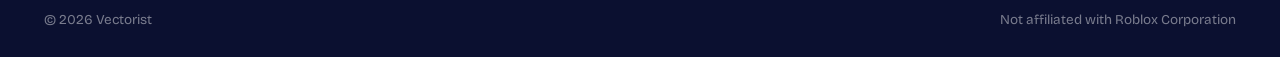
<file: terms/index.html>
<!DOCTYPE html>
<html lang="en" data-style="outline">
<head>
<meta charset="utf-8">
<meta name="viewport" content="width=device-width, initial-scale=1">
<title>Terms of Service | Vectorist</title>
<meta name="description" content="Terms of Service and licence for Vectorist icon packs.">
<link rel="canonical" href="https://vectorist.co/terms/">
<meta property="og:type" content="website">
<meta property="og:site_name" content="Vectorist">
<meta property="og:title" content="Terms of Service | Vectorist">
<meta property="og:description" content="Terms of Service and licence for Vectorist icon packs.">
<meta property="og:url" content="https://vectorist.co/terms/">
<meta property="og:image" content="https://vectorist.co/assets/p/essential-cover.jpg">
<meta name="twitter:card" content="summary_large_image">
<meta name="theme-color" content="#2350FF">
<link rel="icon" href="../assets/mark.svg" type="image/svg+xml">
<link rel="preload" href="../assets/fonts/fredoka-latin-700-normal.woff2" as="font" type="font/woff2" crossorigin>
<link rel="preload" href="../assets/fonts/bricolage-grotesque-latin-opsz-normal.woff2" as="font" type="font/woff2" crossorigin>
<link rel="stylesheet" href="../css/site.css?v=909d4104">
<script>try{if(localStorage.getItem('vx.style')==='plain')document.documentElement.setAttribute('data-style','plain')}catch(e){}</script>
</head>
<body class="page-plain">
<header class="nav">
  <div class="wrap">
    <a class="logo" href="../"><img src="../assets/mark.svg" alt="" width="34" height="34">Vectorist</a>
    <nav class="nav-links" aria-label="Main">
      <a href="../packs/">Packs</a>
      <a href="../#in-game">In-game</a>
      <a href="../#faq">FAQ</a>
      <a href="../terms/" aria-current="page">Terms</a>
    </nav>
    <div class="nav-r">
      <a class="icon-btn dl" href="https://payhip.com/auth/login" title="My downloads" aria-label="My downloads"><svg width="17" height="17" viewBox="0 0 24 24" fill="none" stroke="currentColor" stroke-width="2.2" stroke-linecap="round"><circle cx="12" cy="8" r="4"/><path d="M4 21c0-4.4 3.6-7 8-7s8 2.6 8 7"/></svg></a>
      <a class="btn btn-y btn-sm" href="../packs/">Explore packs <svg width="15" height="15" viewBox="0 0 24 24" fill="none" stroke="currentColor" stroke-width="2.6" stroke-linecap="round" stroke-linejoin="round"><path d="M5 12h14M13 6l6 6-6 6"/></svg></a>
      <button class="icon-btn burger" type="button" aria-label="Menu" aria-expanded="false" aria-controls="sheet"><svg width="18" height="18" viewBox="0 0 24 24" fill="none" stroke="currentColor" stroke-width="2.4" stroke-linecap="round"><path d="M4 7h16M4 12h16M4 17h16"/></svg></button>
    </div>
  </div>
</header>
<div class="sheet" id="sheet">
  <a href="../packs/">Packs <svg width="15" height="15" viewBox="0 0 24 24" fill="none" stroke="currentColor" stroke-width="2.6" stroke-linecap="round" stroke-linejoin="round"><path d="M5 12h14M13 6l6 6-6 6"/></svg></a>
  <a href="../#in-game">In-game <svg width="15" height="15" viewBox="0 0 24 24" fill="none" stroke="currentColor" stroke-width="2.6" stroke-linecap="round" stroke-linejoin="round"><path d="M5 12h14M13 6l6 6-6 6"/></svg></a>
  <a href="../#faq">FAQ <svg width="15" height="15" viewBox="0 0 24 24" fill="none" stroke="currentColor" stroke-width="2.6" stroke-linecap="round" stroke-linejoin="round"><path d="M5 12h14M13 6l6 6-6 6"/></svg></a>
  <a href="../terms/">Terms <svg width="15" height="15" viewBox="0 0 24 24" fill="none" stroke="currentColor" stroke-width="2.6" stroke-linecap="round" stroke-linejoin="round"><path d="M5 12h14M13 6l6 6-6 6"/></svg></a>
  <hr>
  <a href="https://payhip.com/auth/login">My downloads <svg width="17" height="17" viewBox="0 0 24 24" fill="none" stroke="currentColor" stroke-width="2.2" stroke-linecap="round"><circle cx="12" cy="8" r="4"/><path d="M4 21c0-4.4 3.6-7 8-7s8 2.6 8 7"/></svg></a>
</div>
<main>
<section class="ph">
  <div class="wrap">
    <h1 class="d d-l ink">Terms of <em>Service.</em></h1>
    <p class="lede">The rules for buying and using Vectorist icon packs.</p>
  </div>
</section>
<section>
  <div class="wrap"><div class="prose">
    <p>These terms apply whenever you buy, download or use an icon pack or any other digital product from Vectorist (a &ldquo;Product&rdquo;). By doing any of those things you agree to them, whether or not you have read them. If you don&rsquo;t agree, don&rsquo;t buy or use the Products.</p>

    <h2>1. Your licence</h2>
    <ul>
      <li>Every Product, and all rights in it, stays the property of Vectorist and its artists. Buying a Product gives you a licence to use it. It does not sell you the artwork.</li>
      <li>The licence is personal, non-exclusive and non-transferable. You can&rsquo;t pass it on, sell it or sublicense it.</li>
      <li>You may use Products in games and experiences that you make or publish, on Roblox or any other platform, including games that earn money.</li>
      <li>You may resize, recolour, crop and edit Products for those games. Edited versions are still Products and stay covered by these terms.</li>
      <li>You may not claim that you created a Product, or present it, edited or not, as your own original artwork.</li>
    </ul>

    <h2>2. What isn&rsquo;t allowed</h2>
    <ul>
      <li>Reselling, sharing, leaking, trading or giving away Product files, original or edited, in any format.</li>
      <li>Uploading Products anywhere other people can get them as files, including the Roblox Creator Store and Toolbox, asset marketplaces, file hosts, Discord servers and social media.</li>
      <li>Including Products in anything sold or given away as a resource, such as UI kits, game templates, asset packs or uncopylocked places.</li>
      <li>Using Products to train, fine-tune or prompt AI image models.</li>
    </ul>

    <h2>3. Teams</h2>
    <p>You may share a Product with people working on your game, for that game only. You are responsible for everyone you share it with. If a team member leaks or misuses a Product, we treat it as a breach by you.</p>

    <h2>4. Payments and refunds</h2>
    <ul>
      <li>Payments are processed by Payhip. Prices are shown in US dollars.</li>
      <li>Products are digital and delivered instantly, so all sales are final and we don&rsquo;t offer refunds or exchanges, except where the law requires us to.</li>
      <li>If you file a chargeback or payment dispute without contacting us first, we may cancel your licence to every Product you have bought and refuse future sales. We report fraudulent disputes to the payment provider.</li>
    </ul>

    <h2>5. Updates and support</h2>
    <ul>
      <li>Buying a Product includes the updates we release for it. We decide what each update contains, and we may change or stop updating a Product at any time.</li>
      <li>Support covers problems with the files themselves, such as a missing or damaged file. We don&rsquo;t teach Roblox Studio, scripting or UI design, and not knowing how to use a Product is not grounds for a refund.</li>
    </ul>

    <h2>6. Disclaimers and liability</h2>
    <ul>
      <li>Products are provided &ldquo;as is&rdquo;, without warranties of any kind, to the fullest extent the law allows.</li>
      <li>We don&rsquo;t promise any result from using a Product, including game popularity, player numbers or revenue.</li>
      <li>We aren&rsquo;t responsible if a Roblox or other platform update changes how a Product looks or works, or for moderation action taken against your game or account.</li>
      <li>To the fullest extent the law allows, our total liability for any claim relating to a Product is limited to the amount you paid for it.</li>
    </ul>

    <h2>7. Enforcement</h2>
    <ul>
      <li>If you break these terms, your licence ends immediately. You must stop using the affected Products and delete every copy. We may also block your access to current and future Products.</li>
      <li>We file DMCA and platform takedown notices against unauthorised copies, including against games, listings and accounts that contain them, and may take further legal action.</li>
    </ul>

    <h2>8. Changes to these terms</h2>
    <p>We may update these terms. The version on this page applies from the date below. Changes don&rsquo;t take away rights you already had for Products bought before the change.</p>

    <h2>9. Governing law</h2>
    <p>These terms are governed by the laws of New Zealand. Nothing in them limits rights you have under consumer protection laws that apply to you.</p>

    <h2>Contact</h2>
    <p>Questions about these terms, or not sure whether your use is covered? Ask before you use a Product. Message us through <a href="https://payhip.com/b/97roH">Payhip</a>.</p>

    <p class="upd">Last updated 23 November 2026</p>
  </div></div>
</section>
</main>
<footer class="foot">
  <div class="wrap">
    <div class="brand">
      <a class="logo" href="../"><img src="../assets/mark.svg" alt="" width="34" height="34">Vectorist</a>
      <p>Hand-made icon packs for Roblox and every other engine.</p>
    </div>
    <div>
      <h4>Packs</h4>
      <ul>
        <li><a href="../packs/">All packs</a></li>
        <li><a href="../packs/essential/">Essential Icon Pack</a></li>
      </ul>
    </div>
    <div>
      <h4>Help</h4>
      <ul>
        <li><a href="https://payhip.com/auth/login">My downloads</a></li>
        <li><a href="../#faq">FAQ</a></li>
        <li><a href="../terms/">Terms of Service</a></li>
      </ul>
    </div>
  </div>
  <div class="foot-b"><div class="wrap"><span>&copy; 2026 Vectorist</span><span>Not affiliated with Roblox Corporation</span></div></div>
</footer>
<script src="../js/catalog.js?v=909d4104"></script>
<script src="../js/site.js?v=909d4104"></script>
</body>
</html>
</file>
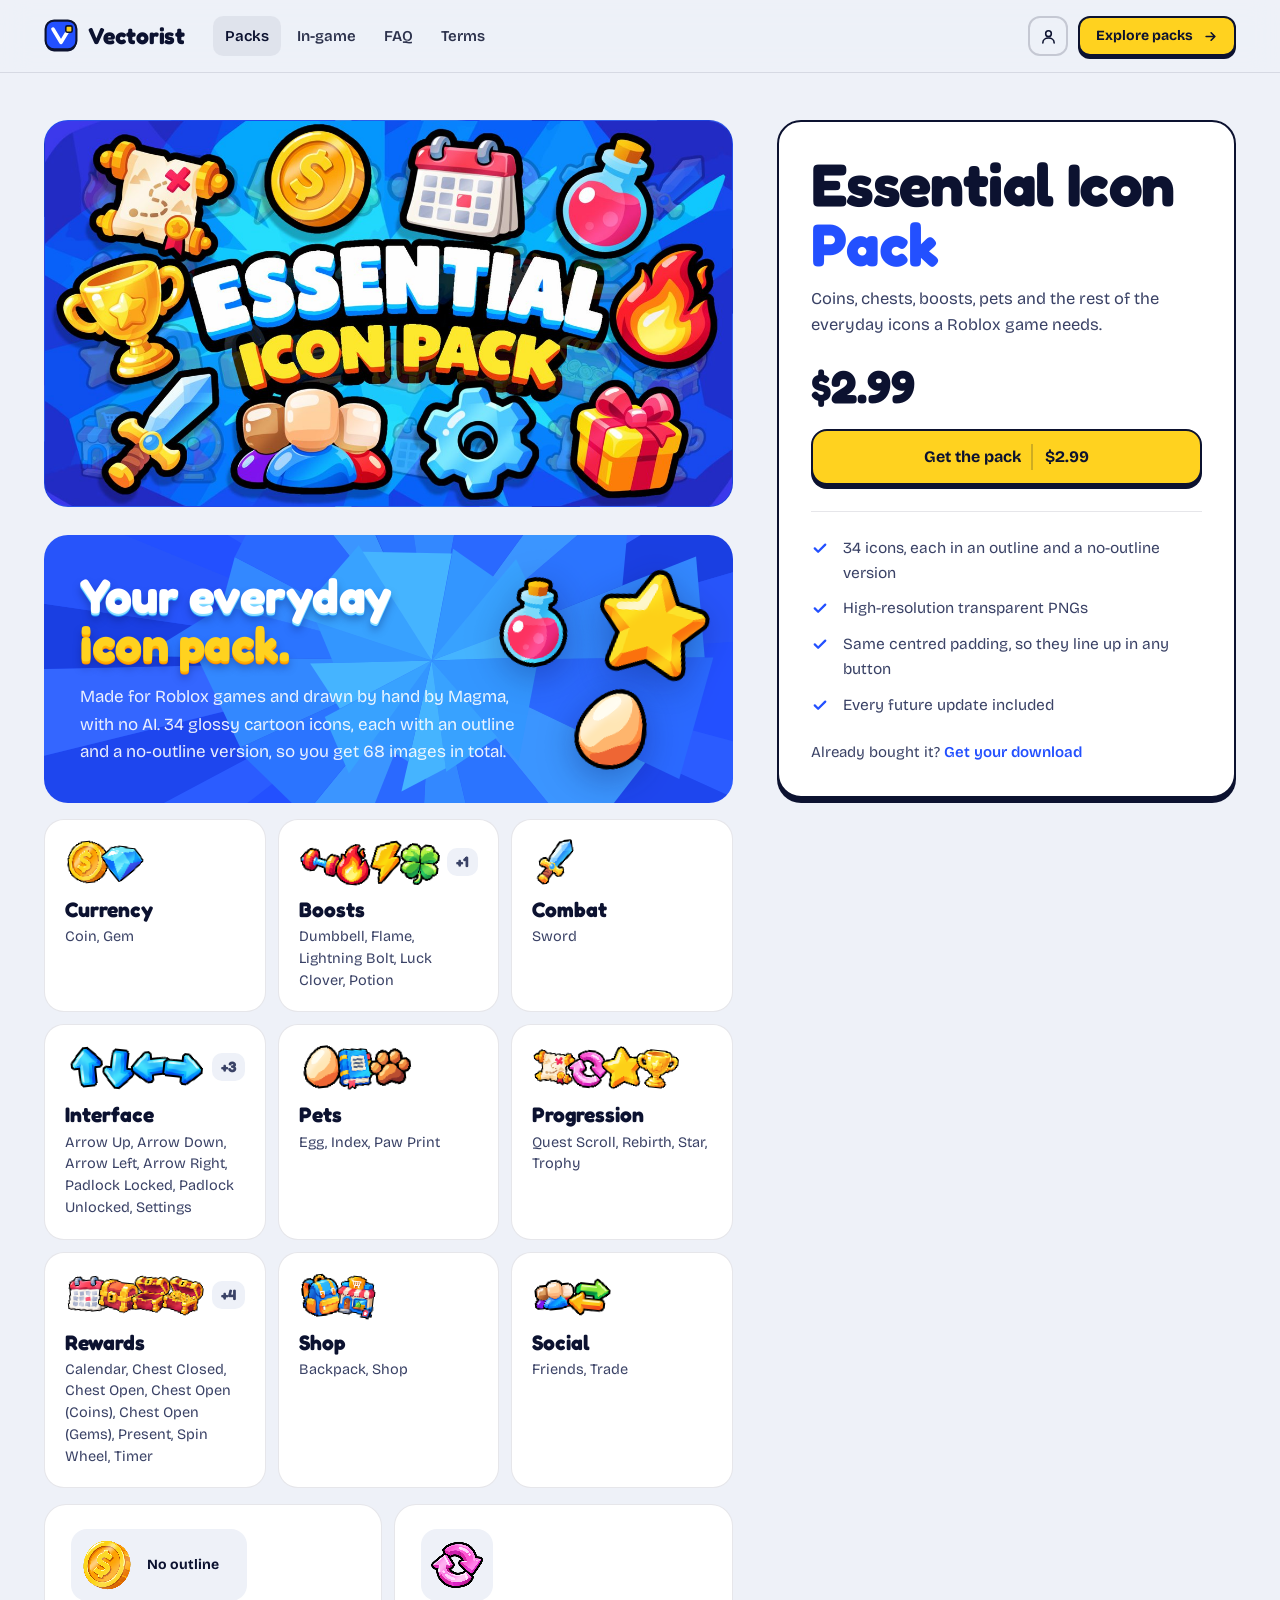
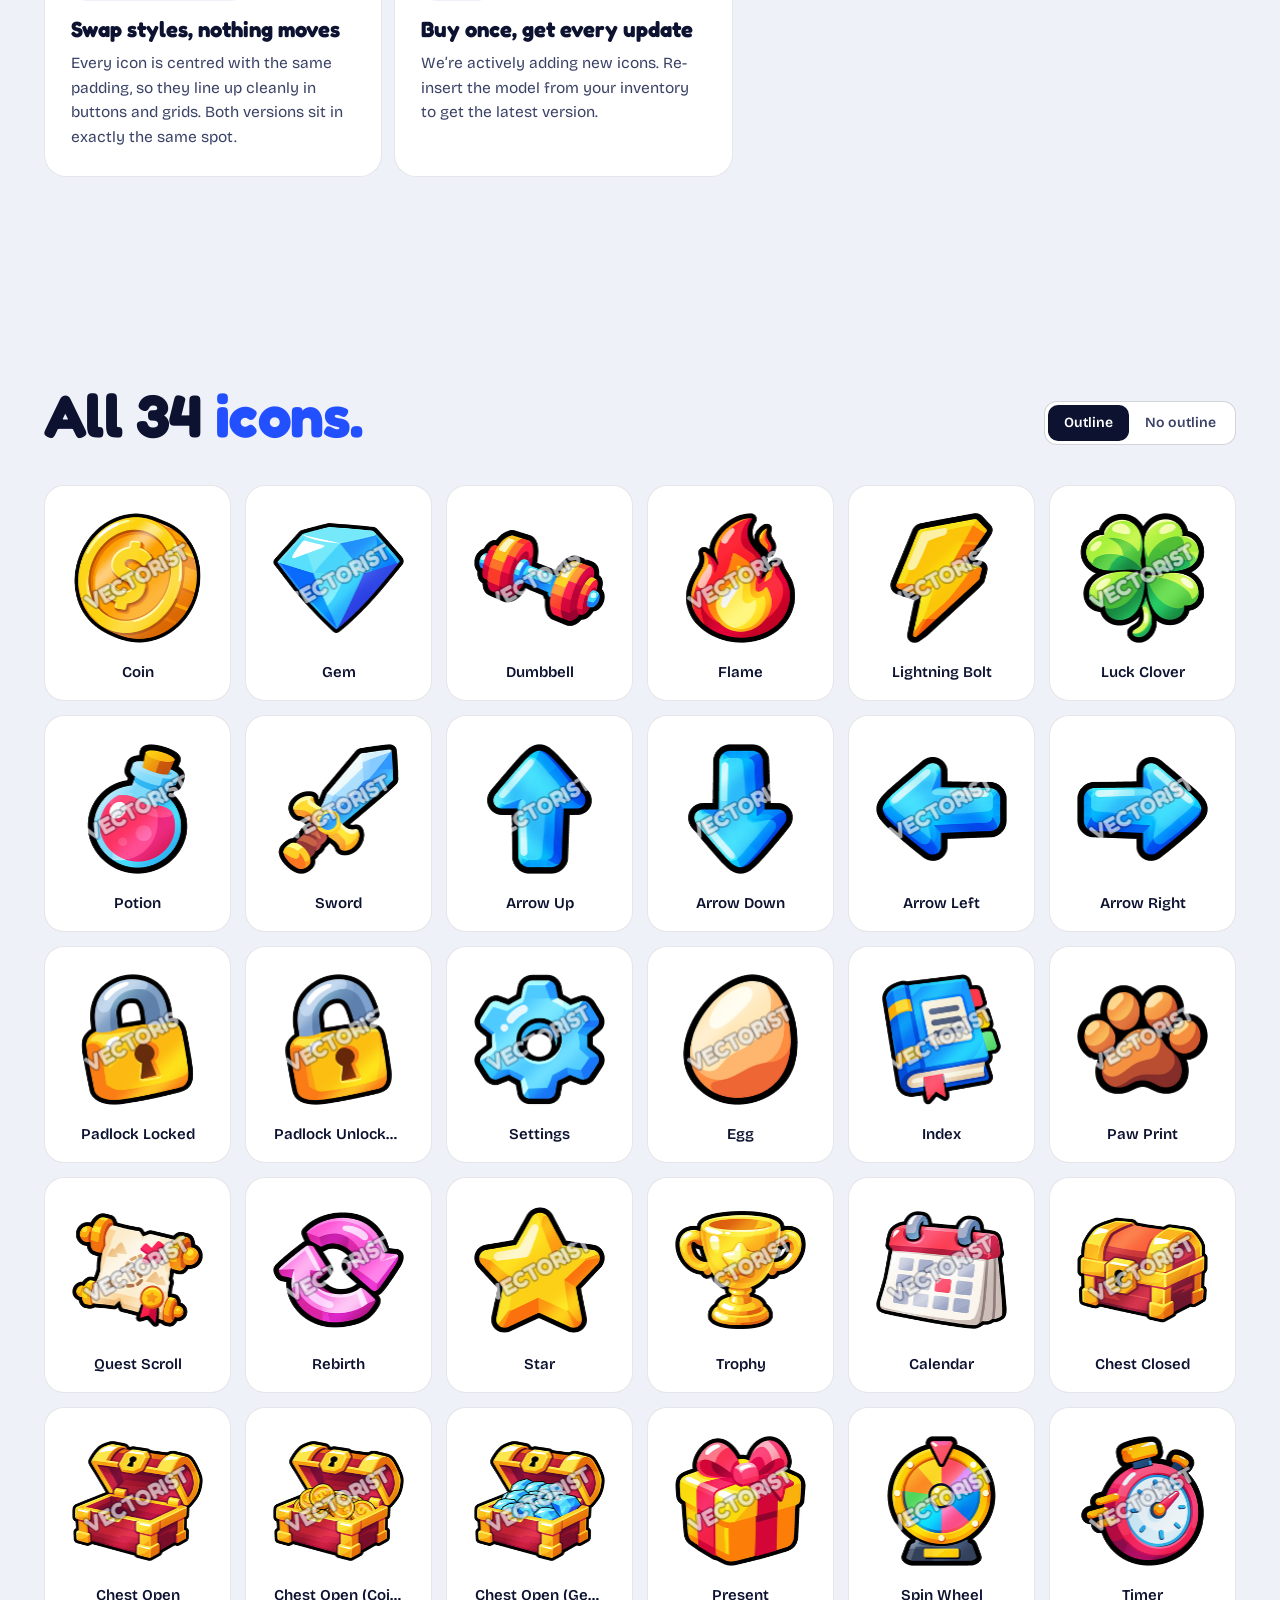
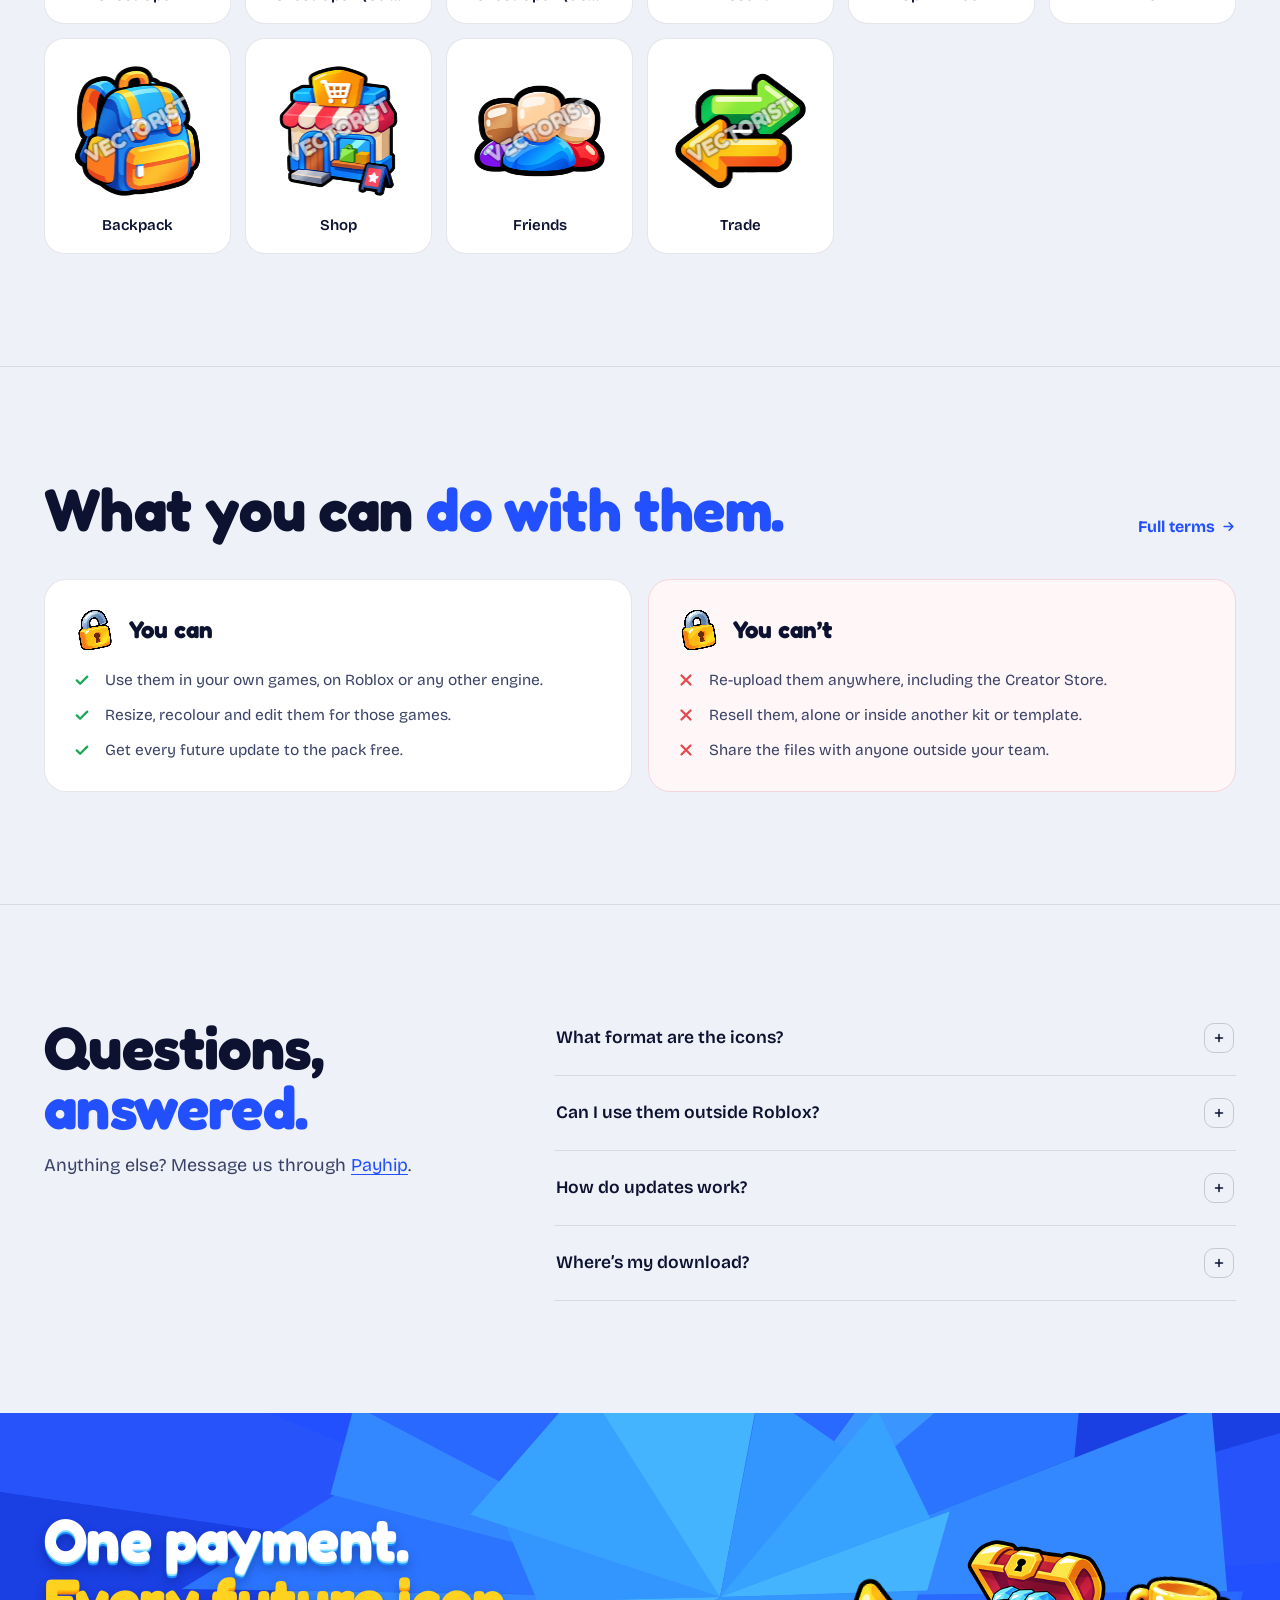
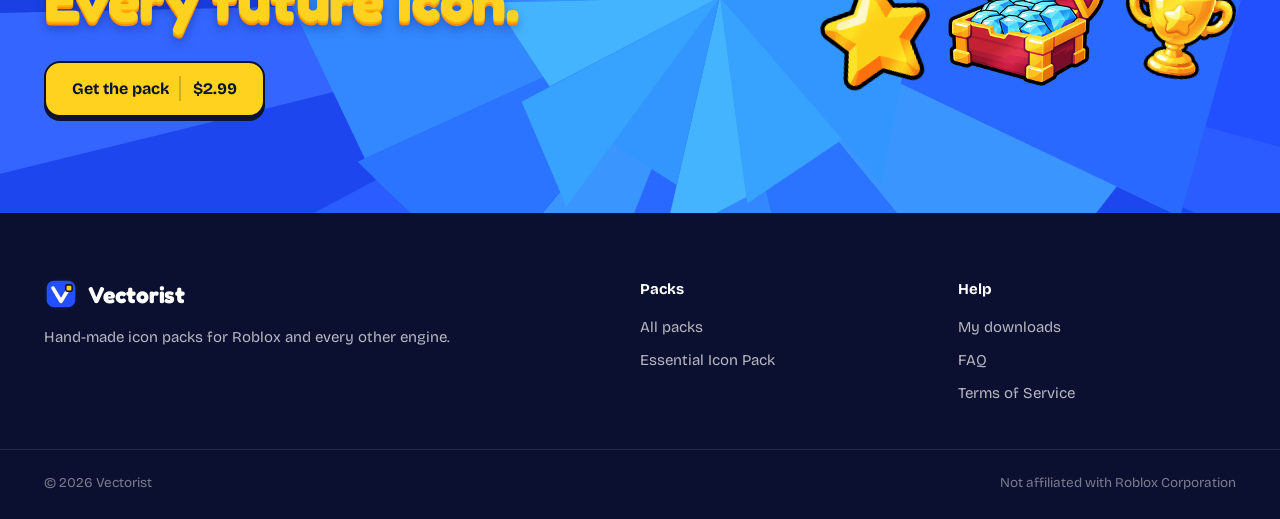
<file: packs/essential/index.html>
<!DOCTYPE html>
<html lang="en" data-style="outline">
<head>
<meta charset="utf-8">
<meta name="viewport" content="width=device-width, initial-scale=1">
<title>Essential Icon Pack | Vectorist</title>
<meta name="description" content="34 hand-made glossy icons for Roblox and any engine. Coins, chests, boosts, pets and the rest of the everyday icons a Roblox game needs. $2.99, free updates.">
<link rel="canonical" href="https://vectorist.co/packs/essential/">
<meta property="og:type" content="product">
<meta property="og:site_name" content="Vectorist">
<meta property="og:title" content="Essential Icon Pack | Vectorist">
<meta property="og:description" content="34 hand-made glossy icons for Roblox and any engine. Coins, chests, boosts, pets and the rest of the everyday icons a Roblox game needs. $2.99, free updates.">
<meta property="og:url" content="https://vectorist.co/packs/essential/">
<meta property="og:image" content="https://vectorist.co/assets/p/essential-cover.jpg">
<meta name="twitter:card" content="summary_large_image">
<meta name="theme-color" content="#2350FF">
<link rel="icon" href="../../assets/mark.svg" type="image/svg+xml">
<link rel="preload" href="../../assets/fonts/fredoka-latin-700-normal.woff2" as="font" type="font/woff2" crossorigin>
<link rel="preload" href="../../assets/fonts/bricolage-grotesque-latin-opsz-normal.woff2" as="font" type="font/woff2" crossorigin>
<link rel="stylesheet" href="../../css/site.css?v=909d4104">
<script>try{if(localStorage.getItem('vx.style')==='plain')document.documentElement.setAttribute('data-style','plain')}catch(e){}</script>
</head>
<body class="page-plain">
<header class="nav">
  <div class="wrap">
    <a class="logo" href="../../"><img src="../../assets/mark.svg" alt="" width="34" height="34">Vectorist</a>
    <nav class="nav-links" aria-label="Main">
      <a href="../../packs/" aria-current="page">Packs</a>
      <a href="../../#in-game">In-game</a>
      <a href="../../#faq">FAQ</a>
      <a href="../../terms/">Terms</a>
    </nav>
    <div class="nav-r">
      <a class="icon-btn dl" href="https://payhip.com/auth/login" title="My downloads" aria-label="My downloads"><svg width="17" height="17" viewBox="0 0 24 24" fill="none" stroke="currentColor" stroke-width="2.2" stroke-linecap="round"><circle cx="12" cy="8" r="4"/><path d="M4 21c0-4.4 3.6-7 8-7s8 2.6 8 7"/></svg></a>
      <a class="btn btn-y btn-sm" href="../../packs/">Explore packs <svg width="15" height="15" viewBox="0 0 24 24" fill="none" stroke="currentColor" stroke-width="2.6" stroke-linecap="round" stroke-linejoin="round"><path d="M5 12h14M13 6l6 6-6 6"/></svg></a>
      <button class="icon-btn burger" type="button" aria-label="Menu" aria-expanded="false" aria-controls="sheet"><svg width="18" height="18" viewBox="0 0 24 24" fill="none" stroke="currentColor" stroke-width="2.4" stroke-linecap="round"><path d="M4 7h16M4 12h16M4 17h16"/></svg></button>
    </div>
  </div>
</header>
<div class="sheet" id="sheet">
  <a href="../../packs/">Packs <svg width="15" height="15" viewBox="0 0 24 24" fill="none" stroke="currentColor" stroke-width="2.6" stroke-linecap="round" stroke-linejoin="round"><path d="M5 12h14M13 6l6 6-6 6"/></svg></a>
  <a href="../../#in-game">In-game <svg width="15" height="15" viewBox="0 0 24 24" fill="none" stroke="currentColor" stroke-width="2.6" stroke-linecap="round" stroke-linejoin="round"><path d="M5 12h14M13 6l6 6-6 6"/></svg></a>
  <a href="../../#faq">FAQ <svg width="15" height="15" viewBox="0 0 24 24" fill="none" stroke="currentColor" stroke-width="2.6" stroke-linecap="round" stroke-linejoin="round"><path d="M5 12h14M13 6l6 6-6 6"/></svg></a>
  <a href="../../terms/">Terms <svg width="15" height="15" viewBox="0 0 24 24" fill="none" stroke="currentColor" stroke-width="2.6" stroke-linecap="round" stroke-linejoin="round"><path d="M5 12h14M13 6l6 6-6 6"/></svg></a>
  <hr>
  <a href="https://payhip.com/auth/login">My downloads <svg width="17" height="17" viewBox="0 0 24 24" fill="none" stroke="currentColor" stroke-width="2.2" stroke-linecap="round"><circle cx="12" cy="8" r="4"/><path d="M4 21c0-4.4 3.6-7 8-7s8 2.6 8 7"/></svg></a>
</div>
<main>
<section>
  <div class="wrap pp">
    <div class="cv"><img src="../../assets/p/essential-cover.jpg" alt="Essential Icon Pack" width="1280" height="720" draggable="false"></div>
    <div class="about">
      <div class="about-intro">
        <div class="deco" aria-hidden="true"><div class="art" data-icon="potion" aria-hidden="true"></div><div class="art" data-icon="star" aria-hidden="true"></div><div class="art" data-icon="egg" aria-hidden="true"></div></div>
        <h2 class="d"><span class="ex-w">Your everyday</span><br><span class="ex-y">icon pack.</span></h2>
        <p>Made for Roblox games and drawn by hand by Magma, with no AI. 34 glossy cartoon icons, each with an outline and a no-outline version, so you get 68 images in total.</p>
      </div>
      <div class="cats">
        <div class="cat"><div class="stack"><span><div class="art" data-icon="coin" aria-hidden="true"></div></span><span><div class="art" data-icon="gem" aria-hidden="true"></div></span></div><h3>Currency</h3><p>Coin, Gem</p></div><div class="cat"><div class="stack"><span><div class="art" data-icon="dumbbell" aria-hidden="true"></div></span><span><div class="art" data-icon="flame" aria-hidden="true"></div></span><span><div class="art" data-icon="lightning-bolt" aria-hidden="true"></div></span><span><div class="art" data-icon="luck-clover" aria-hidden="true"></div></span><b>+1</b></div><h3>Boosts</h3><p>Dumbbell, Flame, Lightning Bolt, Luck Clover, Potion</p></div><div class="cat"><div class="stack"><span><div class="art" data-icon="sword" aria-hidden="true"></div></span></div><h3>Combat</h3><p>Sword</p></div><div class="cat"><div class="stack"><span><div class="art" data-icon="arrow-up" aria-hidden="true"></div></span><span><div class="art" data-icon="arrow-down" aria-hidden="true"></div></span><span><div class="art" data-icon="arrow-left" aria-hidden="true"></div></span><span><div class="art" data-icon="arrow-right" aria-hidden="true"></div></span><b>+3</b></div><h3>Interface</h3><p>Arrow Up, Arrow Down, Arrow Left, Arrow Right, Padlock Locked, Padlock Unlocked, Settings</p></div><div class="cat"><div class="stack"><span><div class="art" data-icon="egg" aria-hidden="true"></div></span><span><div class="art" data-icon="index" aria-hidden="true"></div></span><span><div class="art" data-icon="paw-print" aria-hidden="true"></div></span></div><h3>Pets</h3><p>Egg, Index, Paw Print</p></div><div class="cat"><div class="stack"><span><div class="art" data-icon="quest-scroll" aria-hidden="true"></div></span><span><div class="art" data-icon="rebirth" aria-hidden="true"></div></span><span><div class="art" data-icon="star" aria-hidden="true"></div></span><span><div class="art" data-icon="trophy" aria-hidden="true"></div></span></div><h3>Progression</h3><p>Quest Scroll, Rebirth, Star, Trophy</p></div><div class="cat"><div class="stack"><span><div class="art" data-icon="calendar" aria-hidden="true"></div></span><span><div class="art" data-icon="chest-closed" aria-hidden="true"></div></span><span><div class="art" data-icon="chest-open" aria-hidden="true"></div></span><span><div class="art" data-icon="chest-open-coins" aria-hidden="true"></div></span><b>+4</b></div><h3>Rewards</h3><p>Calendar, Chest Closed, Chest Open, Chest Open (Coins), Chest Open (Gems), Present, Spin Wheel, Timer</p></div><div class="cat"><div class="stack"><span><div class="art" data-icon="backpack" aria-hidden="true"></div></span><span><div class="art" data-icon="shop" aria-hidden="true"></div></span></div><h3>Shop</h3><p>Backpack, Shop</p></div><div class="cat"><div class="stack"><span><div class="art" data-icon="friends" aria-hidden="true"></div></span><span><div class="art" data-icon="trade" aria-hidden="true"></div></span></div><h3>Social</h3><p>Friends, Trade</p></div>
      </div>
      <div class="feats">
        <div class="feat">
          <div class="auto" data-style="outline" aria-hidden="true"><div class="art" data-icon="coin" aria-hidden="true"></div><span class="st">Outline</span></div>
          <h3>Swap styles, nothing moves</h3>
          <p>Every icon is centred with the same padding, so they line up cleanly in buttons and grids. Both versions sit in exactly the same spot.</p>
        </div>
        <div class="feat">
          <div class="upd" aria-hidden="true"><div class="art" data-icon="rebirth" aria-hidden="true"></div></div>
          <h3>Buy once, get every update</h3>
          <p>We&rsquo;re actively adding new icons. Re-insert the model from your inventory to get the latest version.</p>
        </div>
      </div>
    </div>
    <aside class="buy">
      <h1 class="d d-l ink">Essential Icon <em>Pack</em></h1>
      <p class="desc">Coins, chests, boosts, pets and the rest of the everyday icons a Roblox game needs.</p>
      <div class="pr">$2.99</div>
      <a class="btn btn-y btn-lg" href="https://payhip.com/buy?link=97roH">Get the pack <span class="p">$2.99</span></a>
      <ul>
        <li><svg width="18" height="18" viewBox="0 0 24 24" fill="none" stroke="currentColor" stroke-width="3" stroke-linecap="round" stroke-linejoin="round"><path d="M5 12.5l4.5 4.5L19 7.5"/></svg><span>34 icons, each in an outline and a no-outline version</span></li>
        <li><svg width="18" height="18" viewBox="0 0 24 24" fill="none" stroke="currentColor" stroke-width="3" stroke-linecap="round" stroke-linejoin="round"><path d="M5 12.5l4.5 4.5L19 7.5"/></svg><span>High-resolution transparent PNGs</span></li>
        <li><svg width="18" height="18" viewBox="0 0 24 24" fill="none" stroke="currentColor" stroke-width="3" stroke-linecap="round" stroke-linejoin="round"><path d="M5 12.5l4.5 4.5L19 7.5"/></svg><span>Same centred padding, so they line up in any button</span></li>
        <li><svg width="18" height="18" viewBox="0 0 24 24" fill="none" stroke="currentColor" stroke-width="3" stroke-linecap="round" stroke-linejoin="round"><path d="M5 12.5l4.5 4.5L19 7.5"/></svg><span>Every future update included</span></li>
      </ul>
      <p class="owned">Already bought it? <a href="https://payhip.com/auth/login">Get your download</a></p>
    </aside>
  </div>
</section>
<section class="sec" id="icons">
  <div class="wrap">
    <div class="sec-h rv">
      <h2 class="d d-l ink">All 34 <em>icons.</em></h2>
      <div class="seg" role="group" aria-label="Icon style">
        <button type="button" data-set-style="outline" aria-pressed="true">Outline</button>
        <button type="button" data-set-style="plain" aria-pressed="false">No outline</button>
      </div>
    </div>
    <div data-wall></div>
  </div>
</section>
<section class="sec">
  <div class="wrap">
    <div class="sec-h rv">
      <h2 class="d d-l ink">What you can <em>do with them.</em></h2>
      <a class="link" href="../../terms/">Full terms <svg width="15" height="15" viewBox="0 0 24 24" fill="none" stroke="currentColor" stroke-width="2.6" stroke-linecap="round" stroke-linejoin="round"><path d="M5 12h14M13 6l6 6-6 6"/></svg></a>
    </div>
    <div class="lic rv">
      <div>
        <h3><div class="art" data-icon="padlock-unlocked" aria-hidden="true"></div>You can</h3>
        <ul>
          <li><svg width="18" height="18" viewBox="0 0 24 24" fill="none" stroke="#18A957" stroke-width="3" stroke-linecap="round" stroke-linejoin="round"><path d="M5 12.5l4.5 4.5L19 7.5"/></svg><span>Use them in your own games, on Roblox or any other engine.</span></li>
          <li><svg width="18" height="18" viewBox="0 0 24 24" fill="none" stroke="#18A957" stroke-width="3" stroke-linecap="round" stroke-linejoin="round"><path d="M5 12.5l4.5 4.5L19 7.5"/></svg><span>Resize, recolour and edit them for those games.</span></li>
          <li><svg width="18" height="18" viewBox="0 0 24 24" fill="none" stroke="#18A957" stroke-width="3" stroke-linecap="round" stroke-linejoin="round"><path d="M5 12.5l4.5 4.5L19 7.5"/></svg><span>Get every future update to the pack free.</span></li>
        </ul>
      </div>
      <div class="no">
        <h3><div class="art" data-icon="padlock-locked" aria-hidden="true"></div>You can&rsquo;t</h3>
        <ul>
          <li><svg width="18" height="18" viewBox="0 0 24 24" fill="none" stroke="#E5484D" stroke-width="3" stroke-linecap="round"><path d="M6 6l12 12M18 6L6 18"/></svg><span>Re-upload them anywhere, including the Creator Store.</span></li>
          <li><svg width="18" height="18" viewBox="0 0 24 24" fill="none" stroke="#E5484D" stroke-width="3" stroke-linecap="round"><path d="M6 6l12 12M18 6L6 18"/></svg><span>Resell them, alone or inside another kit or template.</span></li>
          <li><svg width="18" height="18" viewBox="0 0 24 24" fill="none" stroke="#E5484D" stroke-width="3" stroke-linecap="round"><path d="M6 6l12 12M18 6L6 18"/></svg><span>Share the files with anyone outside your team.</span></li>
        </ul>
      </div>
    </div>
  </div>
</section>

<section class="sec" id="faq">
  <div class="wrap faq-l">
    <div class="sec-h rv"><div><h2 class="d d-l ink">Questions, <em>answered.</em></h2><p class="lede">Anything else? Message us through <a href="https://payhip.com/b/97roH">Payhip</a>.</p></div></div>
    <div class="faq rv">
        <details><summary>What format are the icons?<span class="pm"><svg width="12" height="12" viewBox="0 0 24 24" fill="none" stroke="currentColor" stroke-width="3" stroke-linecap="round"><path d="M12 5v14M5 12h14"/></svg></span></summary><p>Transparent PNGs at a high resolution, so they scale down cleanly to any button or HUD size. Each icon comes with an outline and a no-outline version.</p></details>
        <details><summary>Can I use them outside Roblox?<span class="pm"><svg width="12" height="12" viewBox="0 0 24 24" fill="none" stroke="currentColor" stroke-width="3" stroke-linecap="round"><path d="M12 5v14M5 12h14"/></svg></span></summary><p>Yes. They work in Unity, Godot, Unreal, GameMaker or a web game. Use them in your own games on any platform.</p></details>
        <details><summary>How do updates work?<span class="pm"><svg width="12" height="12" viewBox="0 0 24 24" fill="none" stroke="currentColor" stroke-width="3" stroke-linecap="round"><path d="M12 5v14M5 12h14"/></svg></span></summary><p>Buy a pack once and every update to it is included. Re-insert the model from your Roblox inventory to get the latest version, or download the files again from your Payhip account.</p></details>
        <details><summary>Where&rsquo;s my download?<span class="pm"><svg width="12" height="12" viewBox="0 0 24 24" fill="none" stroke="currentColor" stroke-width="3" stroke-linecap="round"><path d="M12 5v14M5 12h14"/></svg></span></summary><p>Payhip emails your download link straight after checkout. You can also <a href="https://payhip.com/auth/login">sign in to Payhip</a> with the same email to download it again.</p></details>
    </div>
  </div>
</section>

<section class="final">
  <div class="wrap">
    <div>
      <h2 class="d d-l"><span class="ex-w">One payment.</span><br><span class="ex-y">Every future icon.</span></h2>
      <a class="btn btn-y btn-lg" href="https://payhip.com/buy?link=97roH">Get the pack <span class="p">$2.99</span></a>
    </div>
    <div class="final-art" aria-hidden="true"><div class="art" data-icon="star" aria-hidden="true"></div><div class="art" data-icon="chest-open-gems" aria-hidden="true"></div><div class="art" data-icon="trophy" aria-hidden="true"></div></div>
  </div>
</section>

</main>
<footer class="foot">
  <div class="wrap">
    <div class="brand">
      <a class="logo" href="../../"><img src="../../assets/mark.svg" alt="" width="34" height="34">Vectorist</a>
      <p>Hand-made icon packs for Roblox and every other engine.</p>
    </div>
    <div>
      <h4>Packs</h4>
      <ul>
        <li><a href="../../packs/">All packs</a></li>
        <li><a href="../../packs/essential/">Essential Icon Pack</a></li>
      </ul>
    </div>
    <div>
      <h4>Help</h4>
      <ul>
        <li><a href="https://payhip.com/auth/login">My downloads</a></li>
        <li><a href="../../#faq">FAQ</a></li>
        <li><a href="../../terms/">Terms of Service</a></li>
      </ul>
    </div>
  </div>
  <div class="foot-b"><div class="wrap"><span>&copy; 2026 Vectorist</span><span>Not affiliated with Roblox Corporation</span></div></div>
</footer>
<div class="mbar" data-after=".buy .btn-y" data-hide=".final">
  <b>Essential Icon Pack</b>
  <a class="btn btn-y btn-sm" href="https://payhip.com/buy?link=97roH">Get it <span class="p">$2.99</span></a>
</div>
<script src="../../js/catalog.js?v=909d4104"></script>
<script src="../../js/site.js?v=909d4104"></script>
</body>
</html>
</file>
<file: css/site.css>
/* ==========================================================================
   Vectorist — site styles
   Blue = brand field. Yellow button = the one primary action per view.
   Fredoka is for headlines only. No mono labels, no numbering, no kickers.
   ========================================================================== */

/* Self-hosted fonts (SIL Open Font License) */
@font-face{font-family:"Fredoka";font-weight:600;font-display:swap;src:url(../assets/fonts/fredoka-latin-600-normal.woff2) format("woff2")}
@font-face{font-family:"Fredoka";font-weight:700;font-display:swap;src:url(../assets/fonts/fredoka-latin-700-normal.woff2) format("woff2")}
@font-face{font-family:"Bricolage Grotesque";font-weight:200 800;font-display:swap;src:url(../assets/fonts/bricolage-grotesque-latin-opsz-normal.woff2) format("woff2-variations"),url(../assets/fonts/bricolage-grotesque-latin-opsz-normal.woff2) format("woff2")}

:root{
  --blue:#2350FF; --sky:#1EC8FF; --sky-l:#8BE0FF;
  --ink:#0C1230; --ink-2:#3A4266; --ink-3:#6B7392;
  --paper:#EEF1F8; --card:#FFFFFF; --rule:rgba(12,18,48,.1); --rule-2:rgba(12,18,48,.18);
  --yellow:#FFD21F; --yellow-h:#FFDD4F; --orange:#FF8A00;
  --night:#0B1030; --night-2:#151C48;
  --fd:"Fredoka",ui-rounded,system-ui,sans-serif;
  --fb:"Bricolage Grotesque",system-ui,sans-serif;
  --wrap:1240px; --gut:24px;
  --ease:cubic-bezier(.2,.7,.2,1);
}
*,*::before,*::after{box-sizing:border-box;margin:0;padding:0}
html{-webkit-text-size-adjust:100%;scroll-behavior:smooth;scroll-padding-top:88px}
body{overflow-x:clip;font-family:var(--fb);font-size:16px;line-height:1.6;color:var(--ink);background:var(--paper);font-optical-sizing:auto;-webkit-font-smoothing:antialiased}
img,svg,canvas{display:block;max-width:100%}
a{color:inherit;text-decoration:none}
button{font:inherit;color:inherit;background:none;border:0;cursor:pointer}
:focus-visible{outline:3px solid var(--sky);outline-offset:3px;border-radius:6px}
::selection{background:var(--yellow);color:var(--ink)}
.wrap{max-width:var(--wrap);margin:0 auto;padding:0 var(--gut)}

/* ---------- Display type ---------- */
.d{font-family:var(--fd);font-weight:700;line-height:1;letter-spacing:-.01em}
.d-xl{font-size:clamp(54px,8.4vw,112px)}
.d-l{font-size:clamp(36px,4.8vw,60px)}
.ex-w{color:#fff;text-shadow:0 .035em 0 var(--sky-l),0 .07em 0 #1B8CFF,0 .12em .18em rgba(6,16,80,.35)}
.ex-y{color:var(--yellow);text-shadow:0 .035em 0 #FFB000,0 .07em 0 var(--orange),0 .12em .18em rgba(6,16,80,.35)}
.ink{color:var(--ink)}
.ink em{font-style:normal;color:var(--blue)}

/* ---------- Buttons ---------- */
.btn{--h:48px;display:inline-flex;align-items:center;justify-content:center;gap:10px;height:var(--h);padding:0 22px;border-radius:14px;
  font-family:var(--fb);font-weight:700;font-size:15px;white-space:nowrap;user-select:none;
  transition:transform .12s var(--ease),box-shadow .12s var(--ease),background-color .15s,border-color .15s}
.btn svg{transition:transform .15s var(--ease)}
.btn:hover svg{transform:translateX(2px)}
.btn-y{background:var(--yellow);color:var(--ink);border:2.5px solid var(--ink);box-shadow:0 4px 0 var(--ink)}
.btn-y:hover{background:var(--yellow-h)}
.btn-y:active{transform:translateY(3px);box-shadow:0 1px 0 var(--ink)}
.btn-y .p{padding-left:12px;border-left:2px solid rgba(12,18,48,.2);font-variant-numeric:tabular-nums}
.btn-lg{--h:56px;font-size:16px;padding:0 26px;border-radius:16px}
.btn-sm{--h:40px;padding:0 16px;font-size:14px;border-radius:12px}
.btn-y.btn-sm{box-shadow:0 3px 0 var(--ink)}
.btn-y.btn-sm:active{transform:translateY(2px);box-shadow:0 1px 0 var(--ink)}
.btn-ghost{border:2px solid rgba(255,255,255,.45);color:#fff}
.btn-ghost:hover{background:rgba(255,255,255,.12);border-color:#fff}
.btn-line{border:2px solid var(--rule-2);color:var(--ink);background:var(--card)}
.btn-line:hover{border-color:var(--ink)}
.link{display:inline-flex;align-items:center;gap:6px;font-weight:700;color:var(--blue)}
.link:hover svg{transform:translateX(2px)}
.link svg{transition:transform .15s var(--ease)}

/* ---------- Nav ---------- */
.nav{position:fixed;inset:0 0 auto;z-index:50;color:#fff;transition:background-color .2s,box-shadow .2s,color .2s}
.nav .wrap{display:flex;align-items:center;gap:28px;height:72px}
.nav.solid,.page-plain .nav{background:rgba(238,241,248,.9);backdrop-filter:saturate(1.6) blur(14px);-webkit-backdrop-filter:saturate(1.6) blur(14px);box-shadow:0 1px 0 var(--rule);color:var(--ink)}
.logo{display:flex;align-items:center;gap:10px;font-family:var(--fd);font-weight:700;font-size:23px;letter-spacing:-.01em}
.logo img{width:34px;height:34px}
.nav-links{display:flex;gap:4px;margin-right:auto}
.nav-links a{padding:8px 12px;border-radius:10px;font-size:15px;font-weight:600;opacity:.85;transition:opacity .15s,background-color .15s}
.nav-links a:hover,.nav-links a[aria-current]{opacity:1;background:rgba(255,255,255,.14)}
.nav.solid .nav-links a:hover,.page-plain .nav-links a:hover,.nav.solid .nav-links a[aria-current],.page-plain .nav-links a[aria-current]{background:rgba(12,18,48,.06)}
.nav-r{display:flex;align-items:center;gap:10px}
.icon-btn{width:40px;height:40px;border-radius:12px;display:grid;place-items:center;border:2px solid rgba(255,255,255,.35);transition:border-color .15s}
.icon-btn:hover{border-color:currentColor}
.nav.solid .icon-btn,.page-plain .icon-btn{border-color:var(--rule-2)}
.burger,.sheet{display:none}
@media (max-width:860px){
  .nav-links,.nav-r .dl{display:none}
  .burger{display:grid}
  .nav .wrap{gap:12px;justify-content:space-between}
  .sheet{display:block;position:fixed;inset:72px 12px auto;z-index:49;background:var(--card);color:var(--ink);border:2px solid var(--ink);border-radius:18px;
    box-shadow:0 5px 0 var(--ink);padding:10px;transform:translateY(-8px);opacity:0;pointer-events:none;transition:opacity .16s,transform .16s var(--ease)}
  .sheet.open{opacity:1;transform:none;pointer-events:auto}
  .sheet a{display:flex;justify-content:space-between;align-items:center;padding:14px;border-radius:12px;font-weight:600}
  .sheet a:hover{background:var(--paper)}
  .sheet hr{border:0;border-top:1px solid var(--rule);margin:6px 8px}
}
@media (max-width:400px){.logo{font-size:21px}.nav .btn-sm{padding:0 12px}}

/* ---------- Icon art (canvas host) ---------- */
.art{position:relative;aspect-ratio:1;user-select:none;-webkit-user-select:none;-webkit-touch-callout:none}
.art canvas{position:absolute;inset:0;width:100%;height:100%;transition:opacity .22s var(--ease)}
.art canvas.v1{opacity:0}
[data-style="plain"] .art canvas.v0{opacity:0}
[data-style="plain"] .art canvas.v1{opacity:1}
.art::after{content:"";position:absolute;inset:0;z-index:2}   /* shield: right-click / drag / long-press land here */
.art.is-loading::before{content:"";position:absolute;inset:18%;border-radius:28%;background:currentColor;opacity:.08;animation:pulse 1.2s ease-in-out infinite}
.art.is-error::before{content:attr(data-label);position:absolute;inset:0;display:grid;place-items:center;text-align:center;font-size:12px;font-weight:600;opacity:.5;padding:8px}
@keyframes pulse{50%{opacity:.16}}

/* ---------- Hero ---------- */
.hero{position:relative;background:var(--blue) url(../assets/facets.svg) center/cover;color:#fff;overflow:hidden;padding:136px 0 104px}
.hero-ghosts{position:absolute;inset:0;pointer-events:none}
.hero-ghosts .art{position:absolute;opacity:.1;filter:saturate(.4) brightness(1.4)}
.hero-grid{position:relative;display:grid;grid-template-columns:minmax(0,1.05fr) minmax(0,.95fr);gap:56px;align-items:center}
.hero h1{margin-bottom:28px}
.hero h1 span{display:block}
.hero-sub{font-size:19px;line-height:1.6;max-width:500px;color:rgba(255,255,255,.9);margin-bottom:36px}
.hero-cta{display:flex;flex-wrap:wrap;gap:12px}

/* floating board */
.board{display:grid;grid-template-columns:repeat(3,1fr);gap:14px;perspective:1100px}
.board-in{display:contents}
.spec{position:relative;display:flex;align-items:center;justify-content:center;border-radius:22px;background:rgba(255,255,255,.1);border:1.5px solid rgba(255,255,255,.22);
  box-shadow:inset 0 1px 0 rgba(255,255,255,.25),0 18px 40px rgba(6,16,90,.25);padding:12% 12% 26%;
  transform:rotateX(var(--rx,0deg)) rotateY(var(--ry,0deg));transition:transform .5s var(--ease),background-color .2s}
.spec.big{grid-column:span 2;grid-row:span 2;padding:6% 6% 12%}
.spec:hover{background:rgba(255,255,255,.16)}
.spec .fl{width:100%;animation:float 5.5s ease-in-out infinite}
.spec.big .fl{width:84%}
.spec:nth-child(2) .fl{animation-delay:-1.2s}.spec:nth-child(3) .fl{animation-delay:-2.6s}
.spec:nth-child(4) .fl{animation-delay:-.6s}.spec:nth-child(5) .fl{animation-delay:-3.4s}.spec:nth-child(6) .fl{animation-delay:-1.9s}
@keyframes float{50%{transform:translateY(-7px)}}
.spec .art{transition:opacity .35s var(--ease),filter .35s}
.spec .art.swap{opacity:0;filter:blur(6px)}
.spec .nm{position:absolute;left:0;right:0;bottom:12px;text-align:center;font-weight:600;font-size:13.5px;color:rgba(255,255,255,.88);transition:opacity .35s}
.spec.big .nm{font-size:16px;bottom:18px}
.spec .nm.swap{opacity:0}
@media (max-width:980px){
  .hero{padding:112px 0 72px}
  .hero-grid{grid-template-columns:1fr;gap:48px}
  .board{max-width:520px}
}
@media (max-width:560px){.hero-sub{font-size:17px}.hero-cta .btn{flex:1 1 100%}.spec .nm{font-size:12px;bottom:8px}.spec.big .nm{font-size:14px}}

/* ---------- Sections ---------- */
.sec{padding:112px 0}
.sec + .sec{border-top:1px solid var(--rule)}
.sec-h{display:flex;justify-content:space-between;align-items:flex-end;gap:24px;margin-bottom:40px;flex-wrap:wrap}
.sec-h.c{flex-direction:column;align-items:center;text-align:center}
.lede{font-size:18px;color:var(--ink-2);max-width:560px;margin-top:14px}
@media (max-width:760px){.sec{padding:80px 0}}

/* ---------- Pack cards ---------- */
.packs{display:grid;grid-template-columns:repeat(auto-fill,minmax(340px,1fr));gap:18px}
.pack{display:flex;flex-direction:column;border-radius:22px;overflow:hidden;background:var(--card);border:1.5px solid var(--rule);transition:transform .16s var(--ease),box-shadow .16s,border-color .16s}
a.pack:hover{transform:translateY(-3px);border-color:var(--ink);box-shadow:0 4px 0 var(--ink)}
.cv{aspect-ratio:16/9;background:var(--blue) url(../assets/facets.svg) center/cover;overflow:hidden;position:relative}
.cv img{width:100%;height:100%;object-fit:cover;pointer-events:none;user-select:none;-webkit-user-select:none;-webkit-touch-callout:none}
.cv::after{content:"";position:absolute;inset:0}
.pack .bd{padding:22px 24px 24px;display:flex;flex-direction:column;gap:6px;flex:1}
.pack h3{font-family:var(--fd);font-weight:700;font-size:25px;line-height:1.1}
.pack p{color:var(--ink-2);font-size:15.5px}
.pack .row{display:flex;justify-content:space-between;align-items:center;margin-top:auto;padding-top:18px}
.pack .pr{font-family:var(--fd);font-weight:700;font-size:24px}
.pack.soon{border-style:dashed;border-color:var(--rule-2);background:transparent;justify-content:center;padding:32px;gap:10px;min-height:300px}
.pack.soon .art{width:72px}
.pack.soon p{max-width:300px}
@media (max-width:420px){.packs{grid-template-columns:1fr}}

/* ---------- In-game demo ---------- */
.night{background:var(--night);color:#fff}
.night .ink{color:#fff}
.night .ink em{color:var(--yellow)}
.night .lede{color:rgba(255,255,255,.72)}
.seg{display:inline-flex;padding:3px;border-radius:13px;background:var(--card);border:1px solid var(--rule-2)}
.seg button{height:36px;padding:0 16px;border-radius:10px;font-size:14px;font-weight:600;color:var(--ink-2);transition:color .15s,background-color .15s}
.seg button[aria-pressed="true"]{color:#fff;background:var(--ink)}
.night .seg{background:var(--night-2);border-color:rgba(255,255,255,.14)}
.night .seg button{color:rgba(255,255,255,.72)}
.night .seg button[aria-pressed="true"]{background:#fff;color:var(--ink)}
.night .sec-h{margin-bottom:36px}
.night .seg{margin-top:26px}
.hud-frame{position:relative;max-width:1000px;margin:0 auto;aspect-ratio:16/10;border-radius:24px;overflow:hidden;border:2.5px solid #000;box-shadow:0 6px 0 #000,0 40px 80px rgba(0,0,0,.45)}
.hud{position:absolute;left:0;top:0;width:800px;height:500px;transform-origin:0 0;transform:scale(var(--s,1))}
.hud-scene{position:absolute;inset:0}
.hud-cur{position:absolute;left:18px;top:16px;display:grid;gap:10px}
.pill{position:relative;display:flex;align-items:center;height:40px;min-width:170px;padding:0 16px 0 46px;border-radius:12px;background:rgba(12,18,48,.74);border:2.5px solid #000;font-family:var(--fd);font-weight:700;font-size:22px;color:#fff}
.pill .art{position:absolute;left:-12px;top:50%;width:54px;transform:translateY(-50%)}
.pill.bump{animation:bump .4s var(--ease)}
@keyframes bump{40%{transform:scale(1.08)}}
.hud-col{position:absolute;top:118px;display:grid;grid-template-columns:repeat(2,74px);gap:12px 10px}
.hud-col.l{left:18px}.hud-col.r{right:18px}
.gb{display:grid;justify-items:center;gap:2px;cursor:pointer}
.gb .k{width:70px;height:70px;border-radius:18px;border:2.5px solid #000;box-shadow:0 4px 0 #000;display:grid;place-items:center;transition:transform .1s,box-shadow .1s}
.gb .k .art{width:56px}
.gb:hover .k{transform:translateY(-2px);box-shadow:0 6px 0 #000}
.gb:active .k{transform:translateY(3px);box-shadow:0 1px 0 #000}
.gb > span:last-child{font-family:var(--fd);font-weight:700;font-size:15px;color:#fff;text-shadow:-1.5px -1.5px 0 #000,1.5px -1.5px 0 #000,-1.5px 1.5px 0 #000,1.5px 1.5px 0 #000,0 2px 0 #000}
.c-y{background:#FFC83D}.c-b{background:#3FA9FF}.c-g{background:#4ED46A}.c-p{background:#FF6FA8}.c-v{background:#9B6BFF}.c-o{background:#FF9A3D}
.hud-boost{position:absolute;right:18px;top:16px;display:flex;gap:8px}
.boost{position:relative;width:58px;height:58px;border-radius:14px;background:rgba(12,18,48,.74);border:2.5px solid #000;display:grid;place-items:center}
.boost .art{width:40px;margin-top:-8px}
.boost b{position:absolute;bottom:3px;left:0;right:0;text-align:center;font-family:var(--fd);font-size:11px;font-weight:600;color:#fff;font-variant-numeric:tabular-nums}
.boost i{position:absolute;top:-8px;right:-8px;font-style:normal;font-family:var(--fd);font-weight:700;font-size:13px;background:var(--yellow);color:var(--ink);border:2px solid #000;border-radius:8px;padding:0 5px;line-height:18px}
.hud-chest{position:absolute;left:50%;bottom:26px;width:150px;transform:translateX(-50%);cursor:pointer}
.hud-chest .art{width:150px;transition:transform .2s var(--ease)}
.hud-chest:hover .art{transform:translateY(-4px) rotate(-2deg)}
.hud-chest.open .art{animation:pop .45s var(--ease)}
@keyframes pop{30%{transform:scale(1.14) rotate(3deg)}}
.hud-chest .tip{position:absolute;left:50%;top:-30px;transform:translateX(-50%);white-space:nowrap;font-family:var(--fd);font-weight:700;font-size:15px;color:var(--ink);background:#fff;border:2.5px solid #000;border-radius:10px;padding:2px 10px;box-shadow:0 3px 0 #000;animation:bob 1.6s ease-in-out infinite}
.hud-chest.open .tip{opacity:0}
@keyframes bob{50%{transform:translate(-50%,-4px)}}
.fly{position:absolute;width:34px;z-index:5;pointer-events:none;transition:transform .7s cubic-bezier(.5,-.3,.6,1),opacity .7s}
.hud-toast{position:absolute;left:50%;top:40%;transform:translate(-50%,10px);font-size:40px;opacity:0;pointer-events:none;transition:opacity .25s,transform .4s var(--ease)}
.hud-toast.on{opacity:1;transform:translate(-50%,-10px)}
.spin .art{transition:transform 1.4s cubic-bezier(.2,.8,.2,1)}

/* ---------- Steps ---------- */
.steps{display:grid;grid-template-columns:repeat(3,1fr);gap:16px}
.step{padding:30px 28px 32px;border-radius:22px;background:var(--card);border:1.5px solid var(--rule)}
.step .art{width:80px;margin:-6px 0 18px -6px}
.step h3{font-family:var(--fd);font-weight:700;font-size:24px;line-height:1.15;margin-bottom:8px}
.step p{color:var(--ink-2);font-size:15.5px}
@media (max-width:860px){.steps{grid-template-columns:1fr}}

/* ---------- Licence summary ---------- */
.lic{display:grid;grid-template-columns:1fr 1fr;gap:16px}
.lic > div{border-radius:22px;padding:28px;border:1.5px solid var(--rule);background:var(--card)}
.lic h3{display:flex;align-items:center;gap:12px;font-family:var(--fd);font-weight:700;font-size:24px;margin-bottom:16px}
.lic h3 .art{width:44px}
.lic ul{list-style:none;display:grid;gap:10px}
.lic li{display:grid;grid-template-columns:22px 1fr;gap:10px;color:var(--ink-2);font-size:15.5px}
.lic li svg{margin-top:3px}
.lic .no{background:#FFF6F7;border-color:#F6D5DA}
@media (max-width:760px){.lic{grid-template-columns:1fr}}

/* ---------- FAQ ---------- */
.faq-l{display:grid;grid-template-columns:minmax(0,.8fr) minmax(0,1.2fr);gap:56px;align-items:start}
.faq-l .sec-h{position:sticky;top:112px;margin:0;display:block}
.faq details{border-bottom:1px solid var(--rule)}
.faq summary{list-style:none;cursor:pointer;display:flex;justify-content:space-between;gap:20px;align-items:center;padding:22px 2px;font-weight:600;font-size:17.5px}
.faq details:first-child summary{padding-top:6px}
.faq summary::-webkit-details-marker{display:none}
.faq .pm{flex:none;width:30px;height:30px;border-radius:10px;border:1.5px solid var(--rule-2);display:grid;place-items:center;transition:transform .2s var(--ease),background-color .15s}
.faq details[open] .pm{transform:rotate(45deg);background:var(--ink);color:#fff;border-color:var(--ink)}
.faq details p{color:var(--ink-2);padding:0 52px 24px 2px;font-size:16px}
.faq a,.lede a{color:var(--blue);text-decoration:underline;text-underline-offset:3px}
@media (max-width:860px){.faq-l{grid-template-columns:1fr;gap:24px}.faq-l .sec-h{position:static}}

/* ---------- Final CTA ---------- */
.final{background:var(--blue) url(../assets/facets.svg) center/cover;color:#fff;overflow:hidden}
.final .wrap{display:grid;grid-template-columns:minmax(0,1fr) auto;gap:40px;align-items:center;padding-top:96px;padding-bottom:96px}
.final h2{margin-bottom:32px}
.final-art{display:flex;align-items:flex-end;gap:4px}
.final-art .art{width:120px}
.final-art .art:nth-child(1){transform:rotate(-10deg) translateY(-6px)}
.final-art .art:nth-child(2){width:170px}
.final-art .art:nth-child(3){transform:rotate(9deg) translateY(-10px)}
@media (max-width:860px){.final .wrap{grid-template-columns:1fr}.final-art{order:-1}.final-art .art{width:80px}.final-art .art:nth-child(2){width:110px}}

/* ---------- Footer ---------- */
.foot{background:var(--night);color:rgba(255,255,255,.7);font-size:15px}
.foot .wrap{display:grid;grid-template-columns:2fr 1fr 1fr;gap:40px;padding-top:64px;padding-bottom:44px}
.foot .logo{color:#fff;margin-bottom:12px}
.foot h4{color:#fff;font-size:15px;margin-bottom:14px}
.foot ul{list-style:none;display:grid;gap:9px}
.foot a:hover{color:#fff}
.foot-b{border-top:1px solid rgba(255,255,255,.1)}
.foot-b .wrap{display:flex;justify-content:space-between;gap:20px;padding-top:22px;padding-bottom:26px;font-size:13.5px;color:rgba(255,255,255,.45)}
@media (max-width:760px){.foot .wrap{grid-template-columns:1fr 1fr}.foot .brand{grid-column:span 2}.foot-b .wrap{flex-direction:column;gap:6px}}

/* ---------- Mobile sticky buy ---------- */
.mbar{position:fixed;left:10px;right:10px;bottom:10px;z-index:40;display:none;align-items:center;gap:12px;padding:8px 8px 8px 16px;border-radius:18px;background:var(--ink);color:#fff;
  box-shadow:0 10px 30px rgba(12,18,48,.35);transform:translateY(140%);transition:transform .25s var(--ease)}
.mbar.on{transform:none}
.mbar b{flex:1;min-width:0;font-size:15px;white-space:nowrap;overflow:hidden;text-overflow:ellipsis}
.mbar .btn-y{border-color:var(--yellow);box-shadow:none}
@media (max-width:860px){.mbar{display:flex}body.has-mbar{padding-bottom:76px}}

/* ---------- Plain pages ---------- */
.page-plain main{padding-top:72px}
.ph{padding:72px 0 40px}

/* product top */
.pp{display:grid;grid-template-columns:minmax(0,1.2fr) minmax(0,.8fr);grid-template-areas:"cv buy" "about buy";gap:28px 44px;align-items:start;padding-top:48px;padding-bottom:96px}
.pp > .cv{grid-area:cv}.pp > .about{grid-area:about}.pp > .buy{grid-area:buy}
.pp .cv{border-radius:24px;border:1.5px solid var(--rule);aspect-ratio:16/9}
.buy{position:sticky;top:96px;border-radius:24px;background:var(--card);border:2px solid var(--ink);box-shadow:0 5px 0 var(--ink);padding:32px}
.buy h1{margin-bottom:12px}
.buy .desc{color:var(--ink-2);font-size:16.5px}
.buy .pr{font-family:var(--fd);font-weight:700;font-size:46px;line-height:1;margin:24px 0 20px}
.buy .btn{width:100%}
.buy ul{list-style:none;display:grid;gap:11px;margin-top:26px;padding-top:24px;border-top:1px solid var(--rule)}
.buy li{display:grid;grid-template-columns:22px 1fr;gap:10px;font-size:15.5px;color:var(--ink-2)}
.buy li svg{margin-top:3px;color:var(--blue)}
.buy .owned{margin-top:22px;font-size:15px;color:var(--ink-2)}
.buy .owned a{color:var(--blue);font-weight:600}
@media (max-width:980px){.pp{grid-template-columns:1fr;grid-template-areas:"cv" "buy" "about";gap:20px;padding-top:24px}.buy{position:relative;top:0}}

/* product description */
.about{display:grid;gap:16px}
.about-intro{position:relative;overflow:hidden;border-radius:24px;padding:36px 36px 38px;color:#fff;background:var(--blue) url(../assets/facets.svg) center/cover}
.about-intro h2{font-size:clamp(34px,4vw,48px);margin-bottom:16px;position:relative}
.about-intro p{position:relative;max-width:440px;font-size:17px;color:rgba(255,255,255,.9)}
.deco{position:absolute;right:20px;top:50%;width:230px;height:200px;transform:translateY(-50%)}
.deco .art{position:absolute;filter:drop-shadow(0 10px 18px rgba(6,16,90,.35));animation:float 5.5s ease-in-out infinite}
.deco .art:nth-child(1){width:96px;left:0;top:6px;rotate:-12deg;animation-delay:-1.4s}
.deco .art:nth-child(2){width:120px;right:0;top:-6px;rotate:10deg}
.deco .art:nth-child(3){width:88px;left:84px;bottom:-4px;rotate:6deg;animation-delay:-3s}
.cats{display:grid;grid-template-columns:repeat(3,minmax(0,1fr));gap:12px}
.cat{border-radius:20px;background:var(--card);border:1.5px solid var(--rule);padding:18px 20px 20px;transition:border-color .15s,transform .15s var(--ease)}
.cat:hover{border-color:var(--ink);transform:translateY(-2px)}
.stack{display:flex;align-items:center;height:48px;margin-bottom:12px}
.stack span{width:46px;margin-right:-12px;transition:transform .2s var(--ease)}
.stack span:nth-child(odd){transform:rotate(-6deg)}
.stack span:nth-child(even){transform:rotate(6deg) translateY(2px)}
.cat:hover .stack span{transform:none}
.stack b{margin-left:18px;font-family:var(--fd);font-weight:700;font-size:15px;color:var(--ink-2);background:var(--paper);border-radius:10px;padding:2px 9px}
.cat h3{font-family:var(--fd);font-weight:700;font-size:21px;line-height:1.15;margin-bottom:4px}
.cat p{font-size:14.5px;color:var(--ink-2);line-height:1.5}
.feats{display:grid;grid-template-columns:1fr 1fr;gap:12px}
.feat{border-radius:22px;background:var(--card);border:1.5px solid var(--rule);padding:24px 26px 26px}
.feat h3{font-family:var(--fd);font-weight:700;font-size:22px;line-height:1.15;margin:16px 0 8px}
.feat p{font-size:15.5px;color:var(--ink-2)}
.auto{display:inline-flex;align-items:center;gap:12px;padding:8px 16px 8px 8px;border-radius:16px;background:var(--paper)}
.auto .art{width:56px}
.auto .st{font-weight:700;font-size:14px;min-width:84px}
.auto[data-style="outline"] .art canvas.v0{opacity:1}
.auto[data-style="outline"] .art canvas.v1{opacity:0}
.upd{display:inline-flex;padding:8px;border-radius:16px;background:var(--paper)}
.upd .art{width:56px;animation:spin 6s linear infinite}
@keyframes spin{to{transform:rotate(360deg)}}
@media (max-width:760px){.cats{grid-template-columns:repeat(2,minmax(0,1fr))}.feats{grid-template-columns:1fr}.about-intro{padding:28px 24px 30px}.deco{position:relative;right:auto;top:auto;transform:none;width:250px;height:104px;margin:-4px 0 14px}.deco .art:nth-child(1){width:78px;left:0;top:14px}.deco .art:nth-child(2){width:96px;left:84px;right:auto;top:0}.deco .art:nth-child(3){width:70px;left:186px;top:22px;bottom:auto}}
@media (max-width:420px){.cat{padding:16px}.stack span{width:40px}.cat h3{font-size:19px}}
@media (max-width:560px){.buy{padding:24px}}

/* watermarked icon wall */
.wall{display:grid;grid-template-columns:repeat(auto-fill,minmax(176px,1fr));gap:14px}
.wt{border-radius:20px;background:var(--card);border:1.5px solid var(--rule);padding:12% 12% 0;text-align:center}
.wt .nm{display:block;padding:12px 6px 16px;font-weight:600;font-size:15px;white-space:nowrap;overflow:hidden;text-overflow:ellipsis}
@media (max-width:560px){.wall{grid-template-columns:repeat(2,minmax(0,1fr));gap:10px}.wt .nm{font-size:14px;padding:8px 4px 12px}}

/* prose (terms) */
.prose{max-width:760px;padding-bottom:112px}
.prose h2{font-family:var(--fd);font-weight:700;font-size:26px;margin:44px 0 12px}
.prose p,.prose li{color:var(--ink-2);font-size:16.5px}
.prose p + p{margin-top:12px}
.prose ul{padding-left:22px;display:grid;gap:9px;margin:10px 0}
.prose li::marker{color:var(--blue)}
.prose strong{color:var(--ink)}
.prose a{color:var(--blue);text-decoration:underline;text-underline-offset:3px}
.prose .upd{color:var(--ink-3);margin-top:48px;padding-top:20px;border-top:1px solid var(--rule)}

/* 404 */
.nf{min-height:calc(100vh - 72px);display:grid;place-items:center;text-align:center;padding:60px 24px}
.nf .art{width:150px;margin:0 auto 24px}
.nf p{color:var(--ink-2);margin:14px auto 28px;max-width:380px;font-size:17px}

/* reveal */
.rv{opacity:0;transform:translateY(14px);transition:opacity .5s var(--ease),transform .5s var(--ease)}
.rv.in{opacity:1;transform:none}
@media (prefers-reduced-motion:reduce){
  *,*::before,*::after{animation:none!important;transition:none!important;scroll-behavior:auto!important}
  .rv{opacity:1;transform:none}
}
</file>
